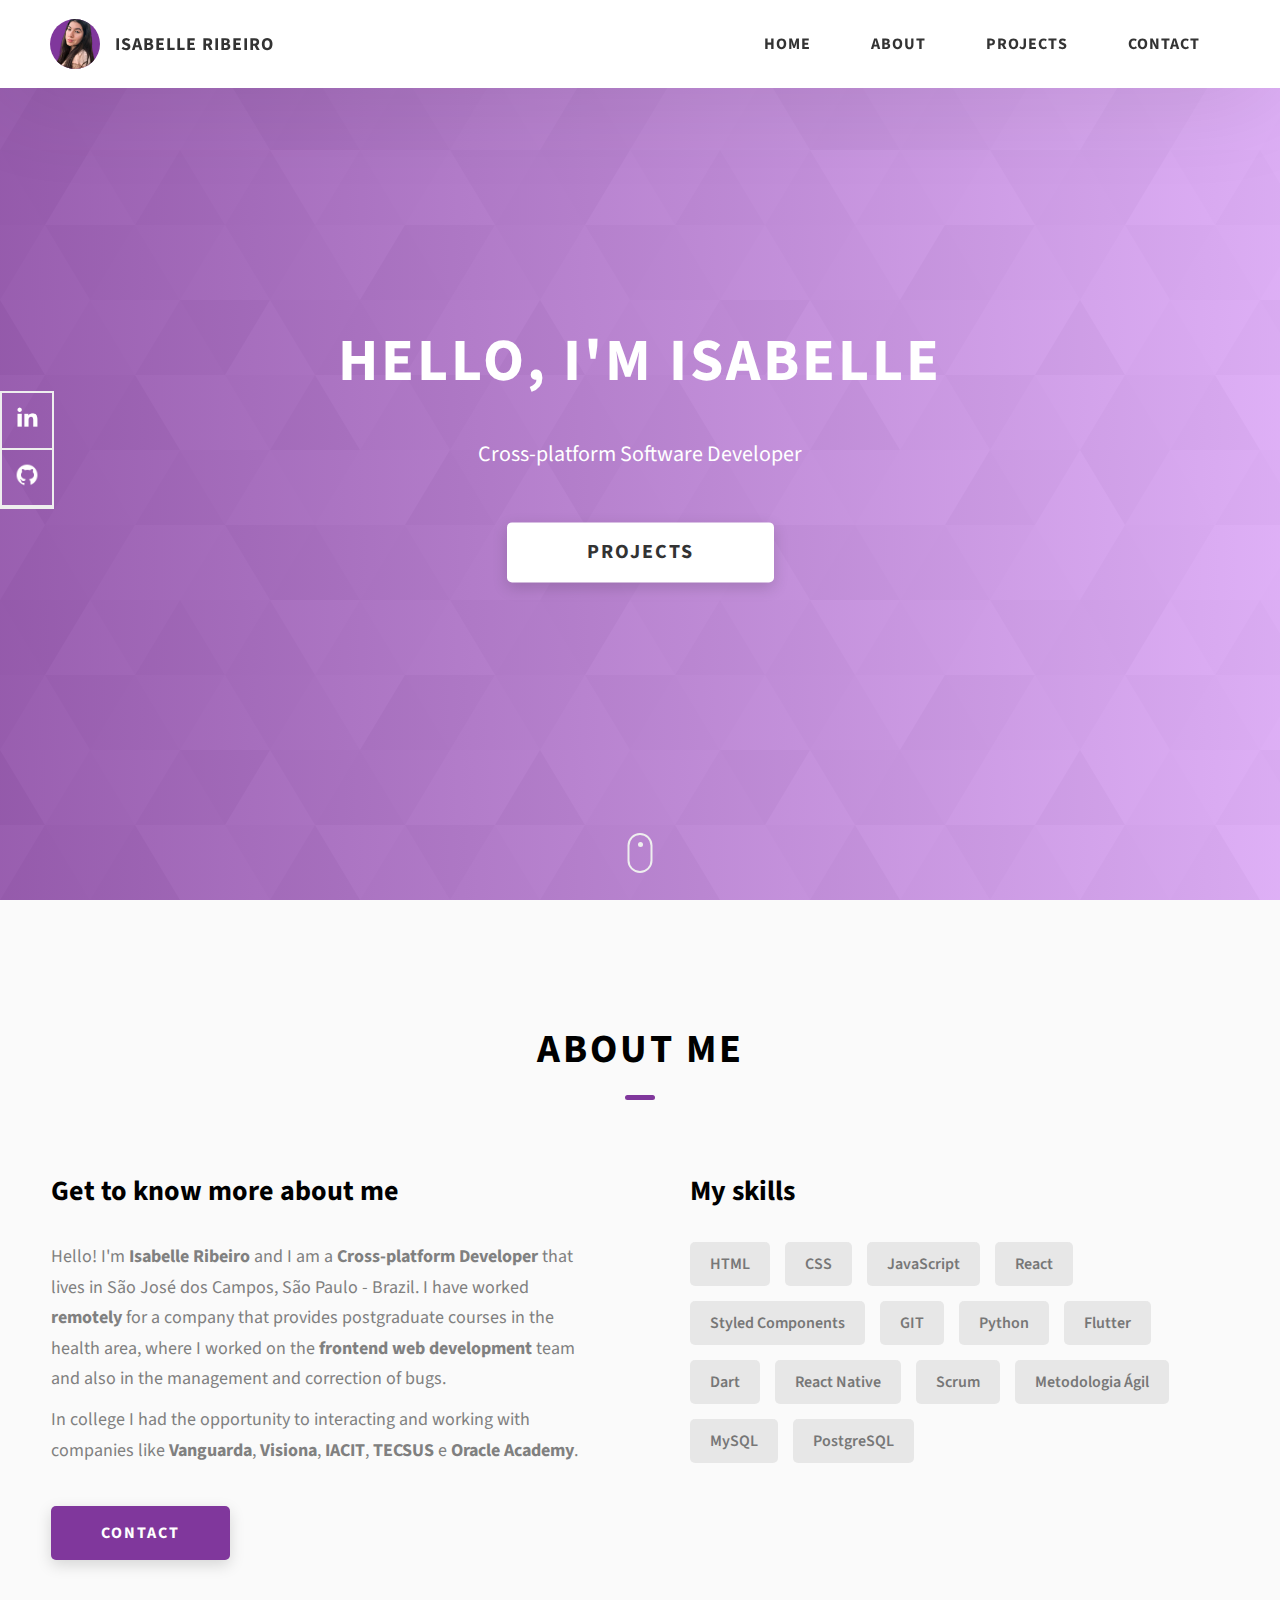
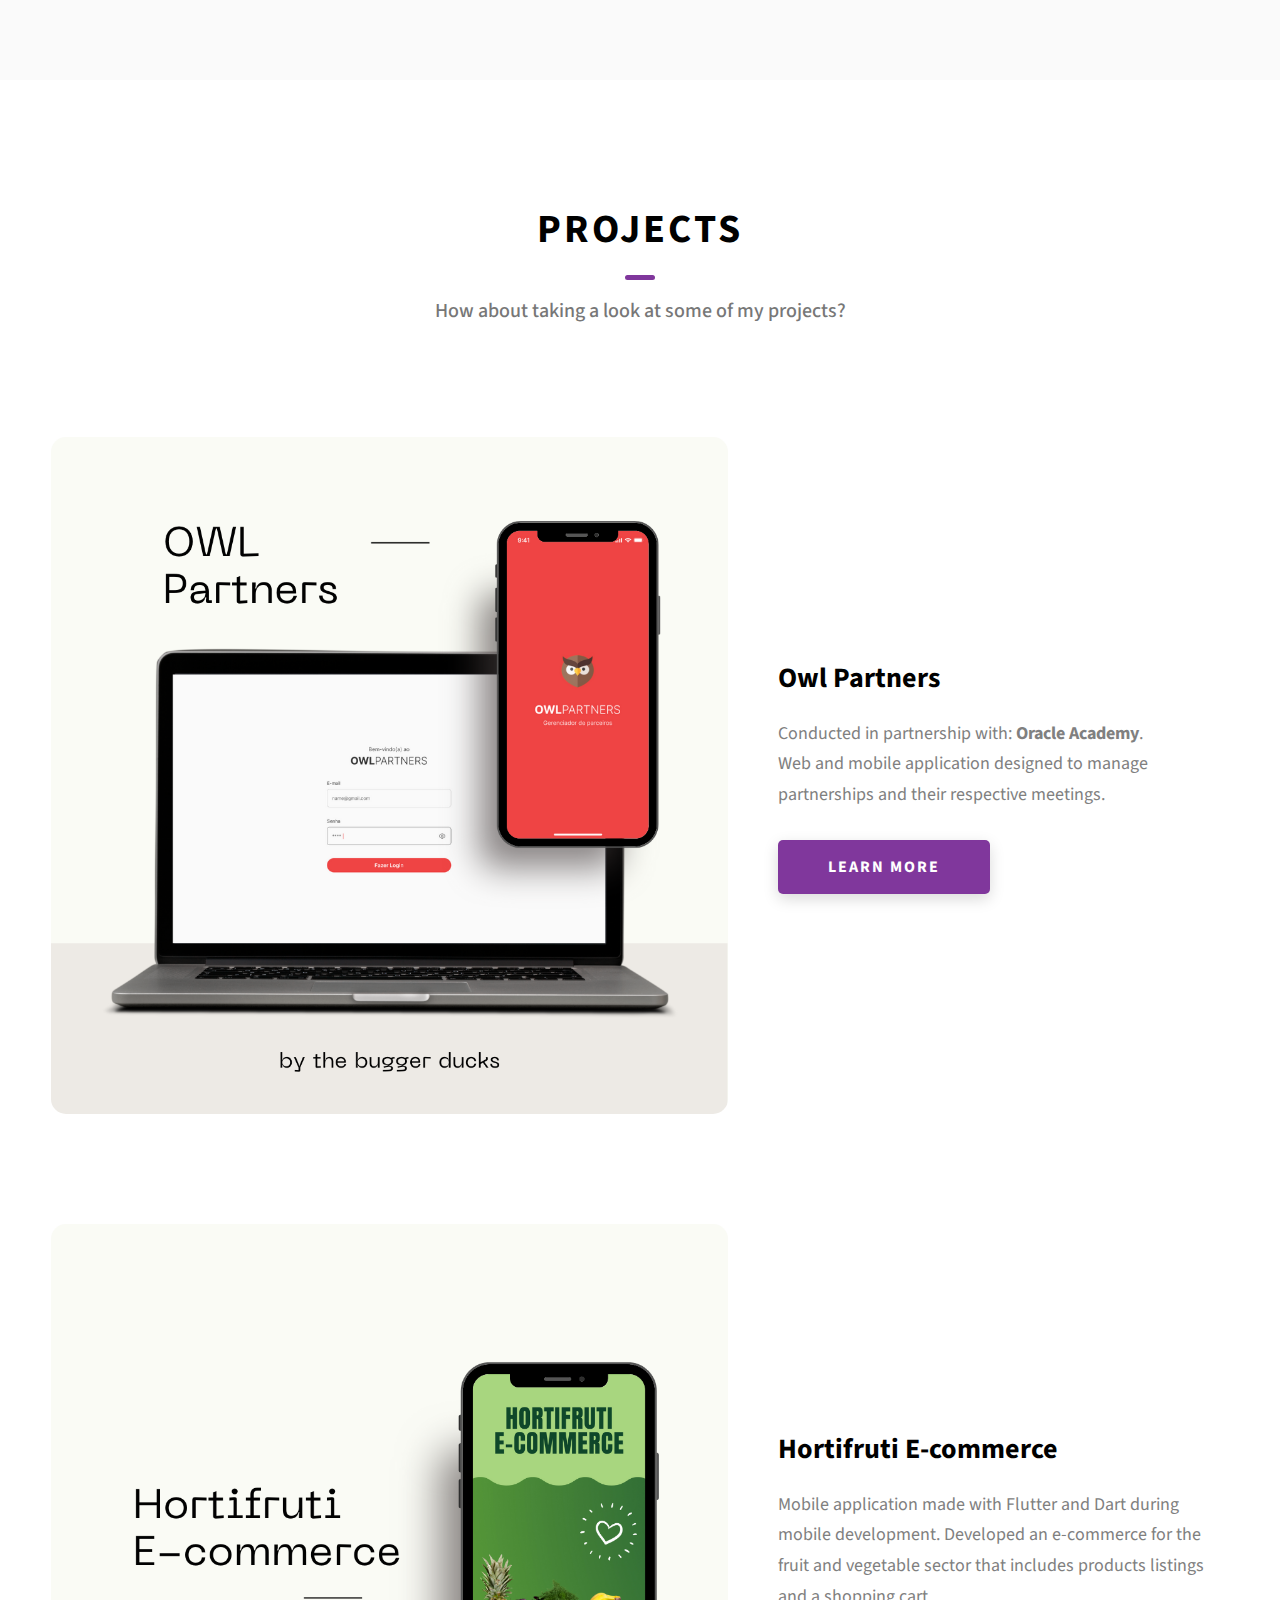
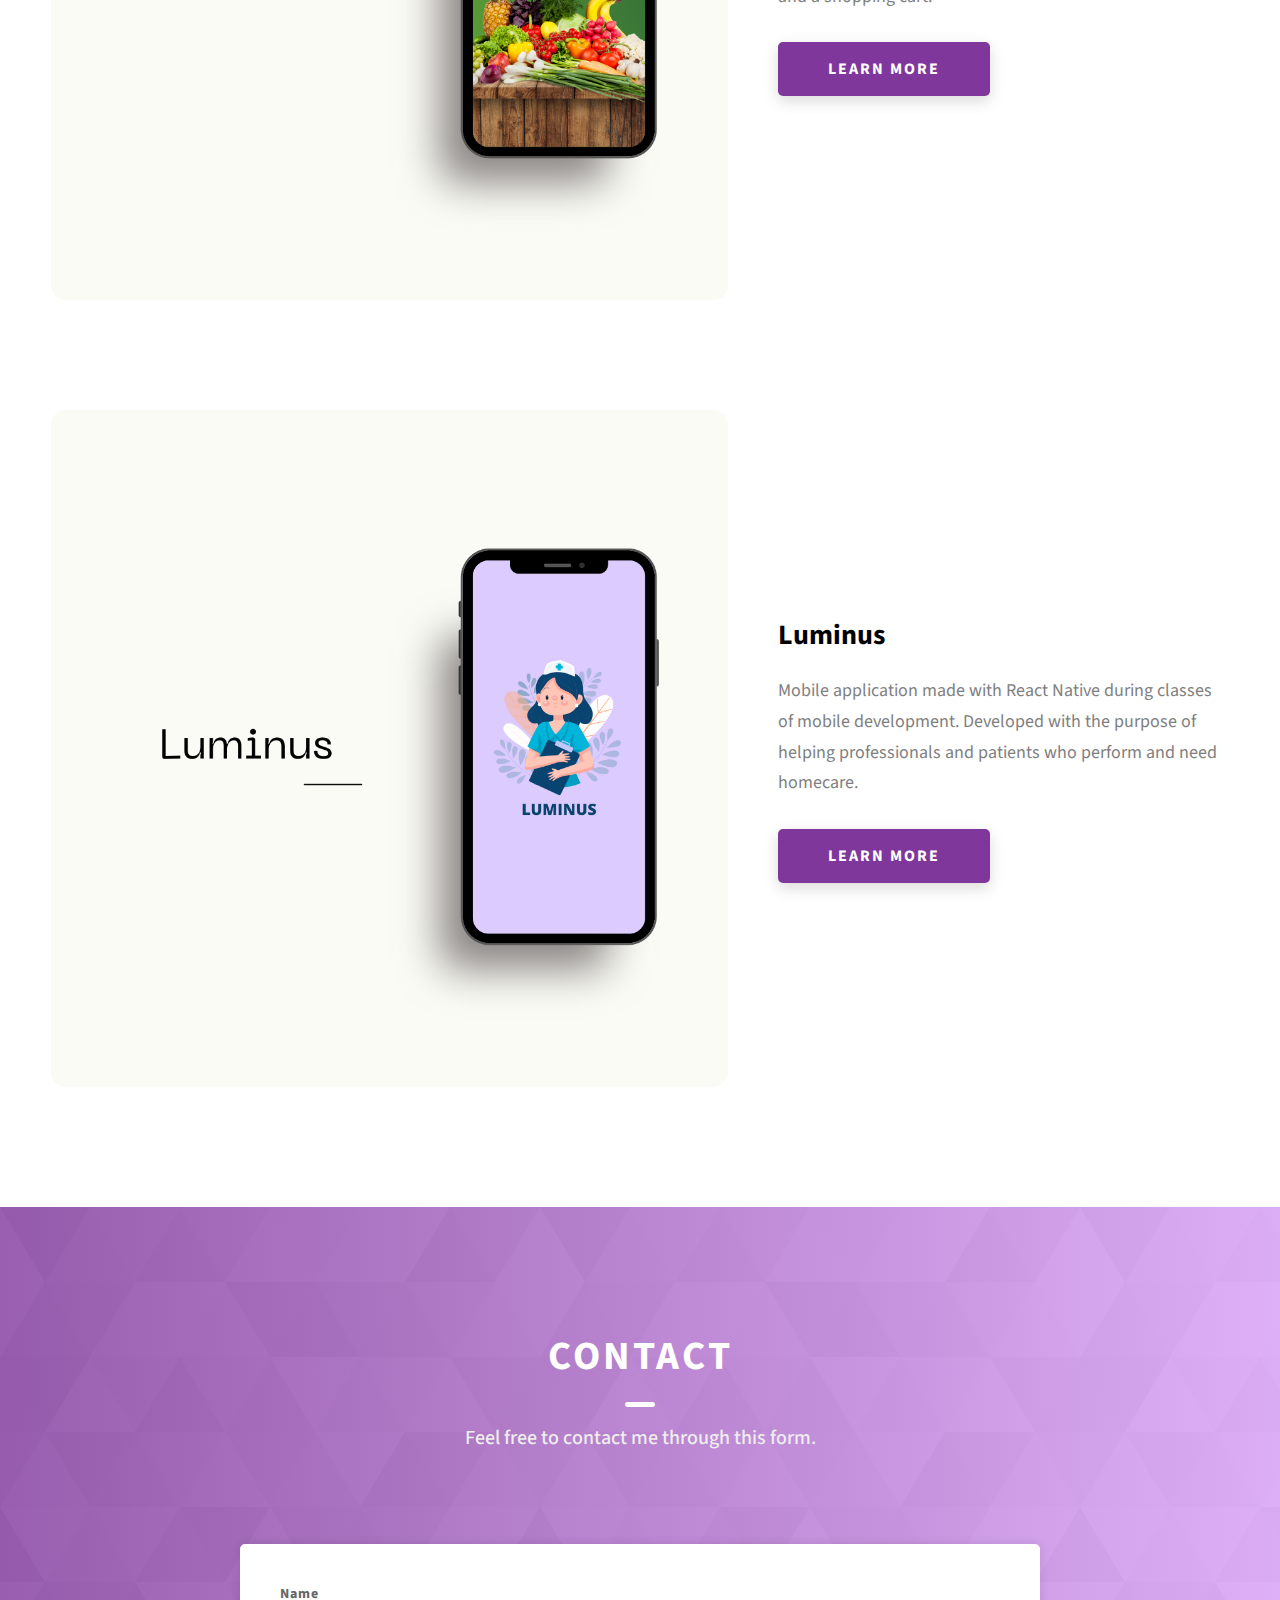
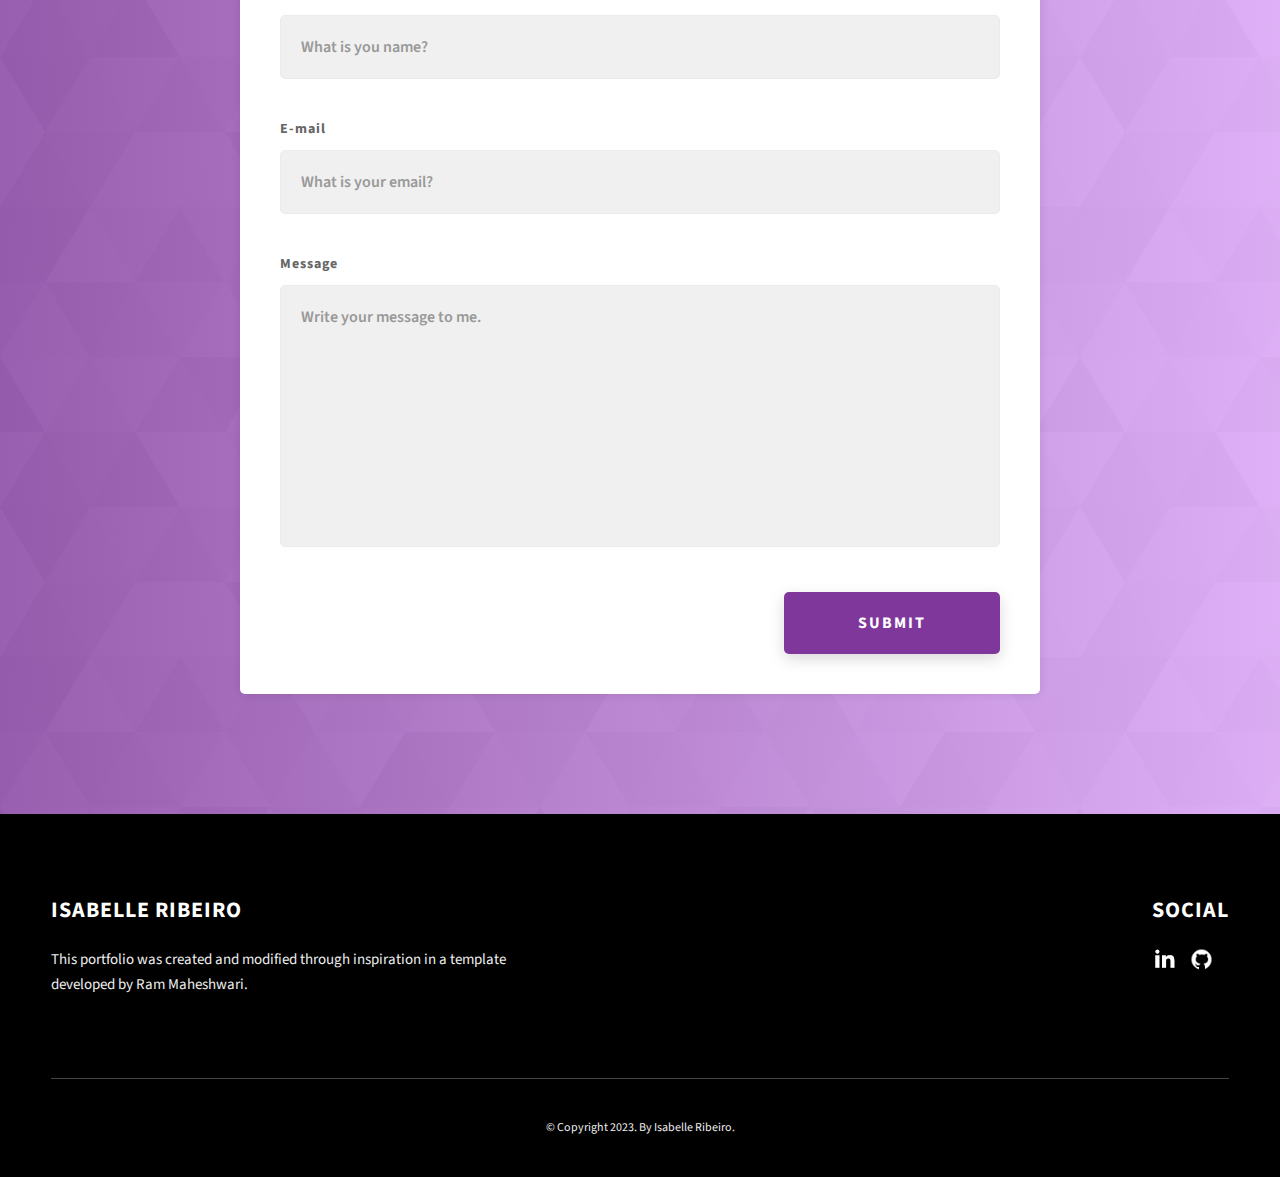
<file: index.html>
<!DOCTYPE html>
<html lang="en">
  <head>
    <!-- Hotjar Tracking Code for portfolio-pink -->
    <script>
      (function (h, o, t, j, a, r) {
        h.hj =
          h.hj ||
          function () {
            (h.hj.q = h.hj.q || []).push(arguments);
          };
        h._hjSettings = { hjid: 3614846, hjsv: 6 };
        a = o.getElementsByTagName("head")[0];
        r = o.createElement("script");
        r.async = 1;
        r.src = t + h._hjSettings.hjid + j + h._hjSettings.hjsv;
        a.appendChild(r);
      })(window, document, "https://static.hotjar.com/c/hotjar-", ".js?sv=");
    </script>

    <meta charset="UTF-8" />
    <meta name="viewport" content="width=device-width, initial-scale=1.0" />
    <meta http-equiv="X-UA-Compatible" content="ie=edge" />
    <title>Isabelle's Portfolio</title>
    <meta name="description" content="Isabelle's Portfolio" />

    <link rel="stylesheet" href="css/style.css" />

    <link rel="preconnect" href="https://fonts.googleapis.com" />
    <link rel="preconnect" href="https://fonts.gstatic.com" crossorigin />
    <link
      href="https://fonts.googleapis.com/css2?family=Source+Sans+Pro:wght@400;600;700;900&display=swap"
      rel="stylesheet"
    />
  </head>
  <body>
    <header class="header">
      <div class="header__content">
        <div class="header__logo-container">
          <div class="header__logo-img-cont">
            <img
              src="./assets/png/isabelle-ribeiro.png"
              alt="Ram Maheshwari Logo Image"
              class="header__logo-img"
            />
          </div>
          <span class="header__logo-sub">Isabelle Ribeiro</span>
        </div>
        <div class="header__main">
          <ul class="header__links">
            <li class="header__link-wrapper">
              <a href="./index.html" class="header__link"> Home </a>
            </li>
            <li class="header__link-wrapper">
              <a href="./index.html#about" class="header__link"> About </a>
            </li>
            <li class="header__link-wrapper">
              <a href="./index.html#projects" class="header__link">
                Projects
              </a>
            </li>
            <li class="header__link-wrapper">
              <a href="./index.html#contact" class="header__link"> Contact </a>
            </li>
          </ul>
          <div class="header__main-ham-menu-cont">
            <img
              src="./assets/svg/ham-menu.svg"
              alt="hamburger menu"
              class="header__main-ham-menu"
            />
            <img
              src="./assets/svg/ham-menu-close.svg"
              alt="hamburger menu close"
              class="header__main-ham-menu-close d-none"
            />
          </div>
        </div>
      </div>
      <div class="header__sm-menu">
        <div class="header__sm-menu-content">
          <ul class="header__sm-menu-links">
            <li class="header__sm-menu-link">
              <a href="./index.html"> Home </a>
            </li>

            <li class="header__sm-menu-link">
              <a href="./index.html#about"> About </a>
            </li>

            <li class="header__sm-menu-link">
              <a href="./index.html#projects"> Projects </a>
            </li>

            <li class="header__sm-menu-link">
              <a href="./index.html#contact"> Contact </a>
            </li>
          </ul>
        </div>
      </div>
    </header>
    <section class="home-hero">
      <div class="home-hero__content">
        <h1 class="heading-primary">Hello, I'm Isabelle</h1>
        <div class="home-hero__info">
          <p class="text-primary">Cross-platform Software Developer</p>
        </div>
        <div class="home-hero__cta">
          <a href="./#projects" class="btn btn--bg">Projects</a>
        </div>
      </div>
      <div class="home-hero__socials">
        <div class="home-hero__social">
          <a
            href="https://linkedin.com/in/drisabelles"
            class="home-hero__social-icon-link"
          >
            <img
              src="./assets/png/linkedin-ico.png"
              alt="icon"
              class="home-hero__social-icon"
            />
          </a>
        </div>
        <div class="home-hero__social">
          <a
            href="https://github.com/drisabelles"
            class="home-hero__social-icon-link"
          >
            <img
              src="./assets/png/github-ico.png"
              alt="icon"
              class="home-hero__social-icon"
            />
          </a>
        </div>
      </div>
      <div class="home-hero__mouse-scroll-cont">
        <div class="mouse"></div>
      </div>
    </section>
    <section id="about" class="about sec-pad">
      <div class="main-container">
        <h2 class="heading heading-sec heading-sec__mb-med">
          <span class="heading-sec__main">About Me</span>
        </h2>
        <div class="about__content">
          <div class="about__content-main">
            <h3 class="about__content-title">Get to know more about me</h3>
            <div class="about__content-details">
              <p class="about__content-details-para">
                Hello! I'm
                <strong>Isabelle Ribeiro</strong>
                and I am a <strong> Cross-platform Developer </strong> that
                lives in São José dos Campos, São Paulo - Brazil. I have worked
                <strong> remotely </strong>
                for a company that provides postgraduate courses in the health
                area, where I worked on the
                <strong>frontend web development</strong> team and also in the
                management and correction of bugs.
              </p>
              <p class="about__content-details-para">
                In college I had the opportunity to interacting and working with
                companies like
                <strong>Vanguarda</strong>, <strong>Visiona</strong>,
                <strong>IACIT</strong>, <strong>TECSUS</strong> e
                <strong>Oracle Academy</strong>.
              </p>
            </div>
            <a href="./#contact" class="btn btn--med btn--theme dynamicBgClr"
              >Contact</a
            >
          </div>
          <div class="about__content-skills">
            <h3 class="about__content-title">My skills</h3>
            <div class="skills">
              <div class="skills__skill">HTML</div>
              <div class="skills__skill">CSS</div>
              <div class="skills__skill">JavaScript</div>
              <div class="skills__skill">React</div>
              <div class="skills__skill">Styled Components</div>
              <div class="skills__skill">GIT</div>
              <div class="skills__skill">Python</div>
              <div class="skills__skill">Flutter</div>
              <div class="skills__skill">Dart</div>
              <div class="skills__skill">React Native</div>
              <div class="skills__skill">Scrum</div>
              <div class="skills__skill">Metodologia Ágil</div>
              <div class="skills__skill">MySQL</div>
              <div class="skills__skill">PostgreSQL</div>
            </div>
          </div>
        </div>
      </div>
    </section>
    <section id="projects" class="projects sec-pad">
      <div class="main-container">
        <h2 class="heading heading-sec heading-sec__mb-bg">
          <span class="heading-sec__main">Projects</span>
          <span class="heading-sec__sub">
            How about taking a look at some of my projects?
          </span>
        </h2>

        <div class="projects__content">
          <div class="projects__row">
            <div class="projects__row-img-cont">
              <img
                src="./assets/png/owl-partners.png"
                alt="Software Screenshot"
                class="projects__row-img"
                loading="lazy"
              />
            </div>
            <div class="projects__row-content">
              <h3 class="projects__row-content-title">Owl Partners</h3>
              <p class="projects__row-content-desc">
                Conducted in partnership with: <strong>Oracle Academy</strong>.
                <br />Web and mobile application designed to manage partnerships
                and their respective meetings.
              </p>
              <a
                href="./project-1.html"
                class="btn btn--med btn--theme dynamicBgClr"
                target="_blank"
                >LEARN MORE</a
              >
            </div>
          </div>
          <div class="projects__row">
            <div class="projects__row-img-cont">
              <img
                src="./assets/png/hortifruti-projeto.png"
                alt="Software Screenshot"
                class="projects__row-img"
                loading="lazy"
              />
            </div>
            <div class="projects__row-content">
              <h3 class="projects__row-content-title">Hortifruti E-commerce</h3>
              <p class="projects__row-content-desc">
                Mobile application made with Flutter and Dart during mobile
                development. Developed an e-commerce for the fruit and vegetable
                sector that includes products listings and a shopping cart.
              </p>
              <a
                href="./project-2.html"
                class="btn btn--med btn--theme dynamicBgClr"
                target="_blank"
                >LEARN MORE</a
              >
            </div>
          </div>
          <div class="projects__row">
            <div class="projects__row-img-cont">
              <img
                src="./assets/png/luminus-projeto.png"
                alt="Software Screenshot"
                class="projects__row-img"
                loading="lazy"
              />
            </div>
            <div class="projects__row-content">
              <h3 class="projects__row-content-title">Luminus</h3>
              <p class="projects__row-content-desc">
                Mobile application made with React Native during classes of
                mobile development. Developed with the purpose of helping
                professionals and patients who perform and need homecare.
              </p>
              <a
                href="./project-3.html"
                class="btn btn--med btn--theme dynamicBgClr"
                target="_blank"
                >LEARN MORE</a
              >
            </div>
          </div>
        </div>
      </div>
    </section>
    <section id="contact" class="contact sec-pad dynamicBg">
      <div class="main-container">
        <h2 class="heading heading-sec heading-sec__mb-med">
          <span class="heading-sec__main heading-sec__main--lt">Contact</span>
          <span class="heading-sec__sub heading-sec__sub--lt">
            Feel free to contact me through this form.
          </span>
        </h2>
        <div class="contact__form-container">
          <form
            action="https://getform.io/f/d0d6e15e-3e32-4d3b-a5fa-cd16a52875da"
            method="POST"
          >
            <div class="contact__form-field">
              <label class="contact__form-label" for="name">Name</label>
              <input
                required
                placeholder="What is you name?"
                type="text"
                class="contact__form-input"
                name="name"
                id="name"
              />
            </div>
            <div class="contact__form-field">
              <label class="contact__form-label" for="email">E-mail</label>
              <input
                required
                placeholder="What is your email?"
                type="text"
                class="contact__form-input"
                name="email"
                id="email"
              />
            </div>
            <div class="contact__form-field">
              <label class="contact__form-label" for="message">Message</label>
              <textarea
                required
                cols="30"
                rows="10"
                class="contact__form-input"
                placeholder="Write your message to me."
                name="message"
                id="message"
              ></textarea>
            </div>
            <button type="submit" class="btn btn--theme contact__btn">
              Submit
            </button>
          </form>
        </div>
      </div>
    </section>
    <footer class="main-footer">
      <div class="main-container">
        <div class="main-footer__upper">
          <div class="main-footer__row main-footer__row-1">
            <h2 class="heading heading-sm main-footer__heading-sm">
              <span>Social</span>
            </h2>
            <div class="main-footer__social-cont">
              <a
                target="_blank"
                rel="noreferrer"
                href="https://linkedin.com/in/drisabelles"
              >
                <img
                  class="main-footer__icon"
                  src="./assets/png/linkedin-ico.png"
                  alt="icon"
                />
              </a>
              <a
                target="_blank"
                rel="noreferrer"
                href="https://github.com/drisabelles"
              >
                <img
                  class="main-footer__icon"
                  src="./assets/png/github-ico.png"
                  alt="icon"
                />
              </a>
            </div>
          </div>
          <div class="main-footer__row main-footer__row-2">
            <h4 class="heading heading-sm text-lt">Isabelle Ribeiro</h4>
            <p class="main-footer__short-desc">
              This portfolio was created and modified through inspiration in a
              template developed by Ram Maheshwari.
            </p>
          </div>
        </div>

        <div class="main-footer__lower">
          &copy; Copyright 2023. By Isabelle Ribeiro.
        </div>
      </div>
    </footer>

    <script src="./index.js"></script>
  </body>
</html>
</file>
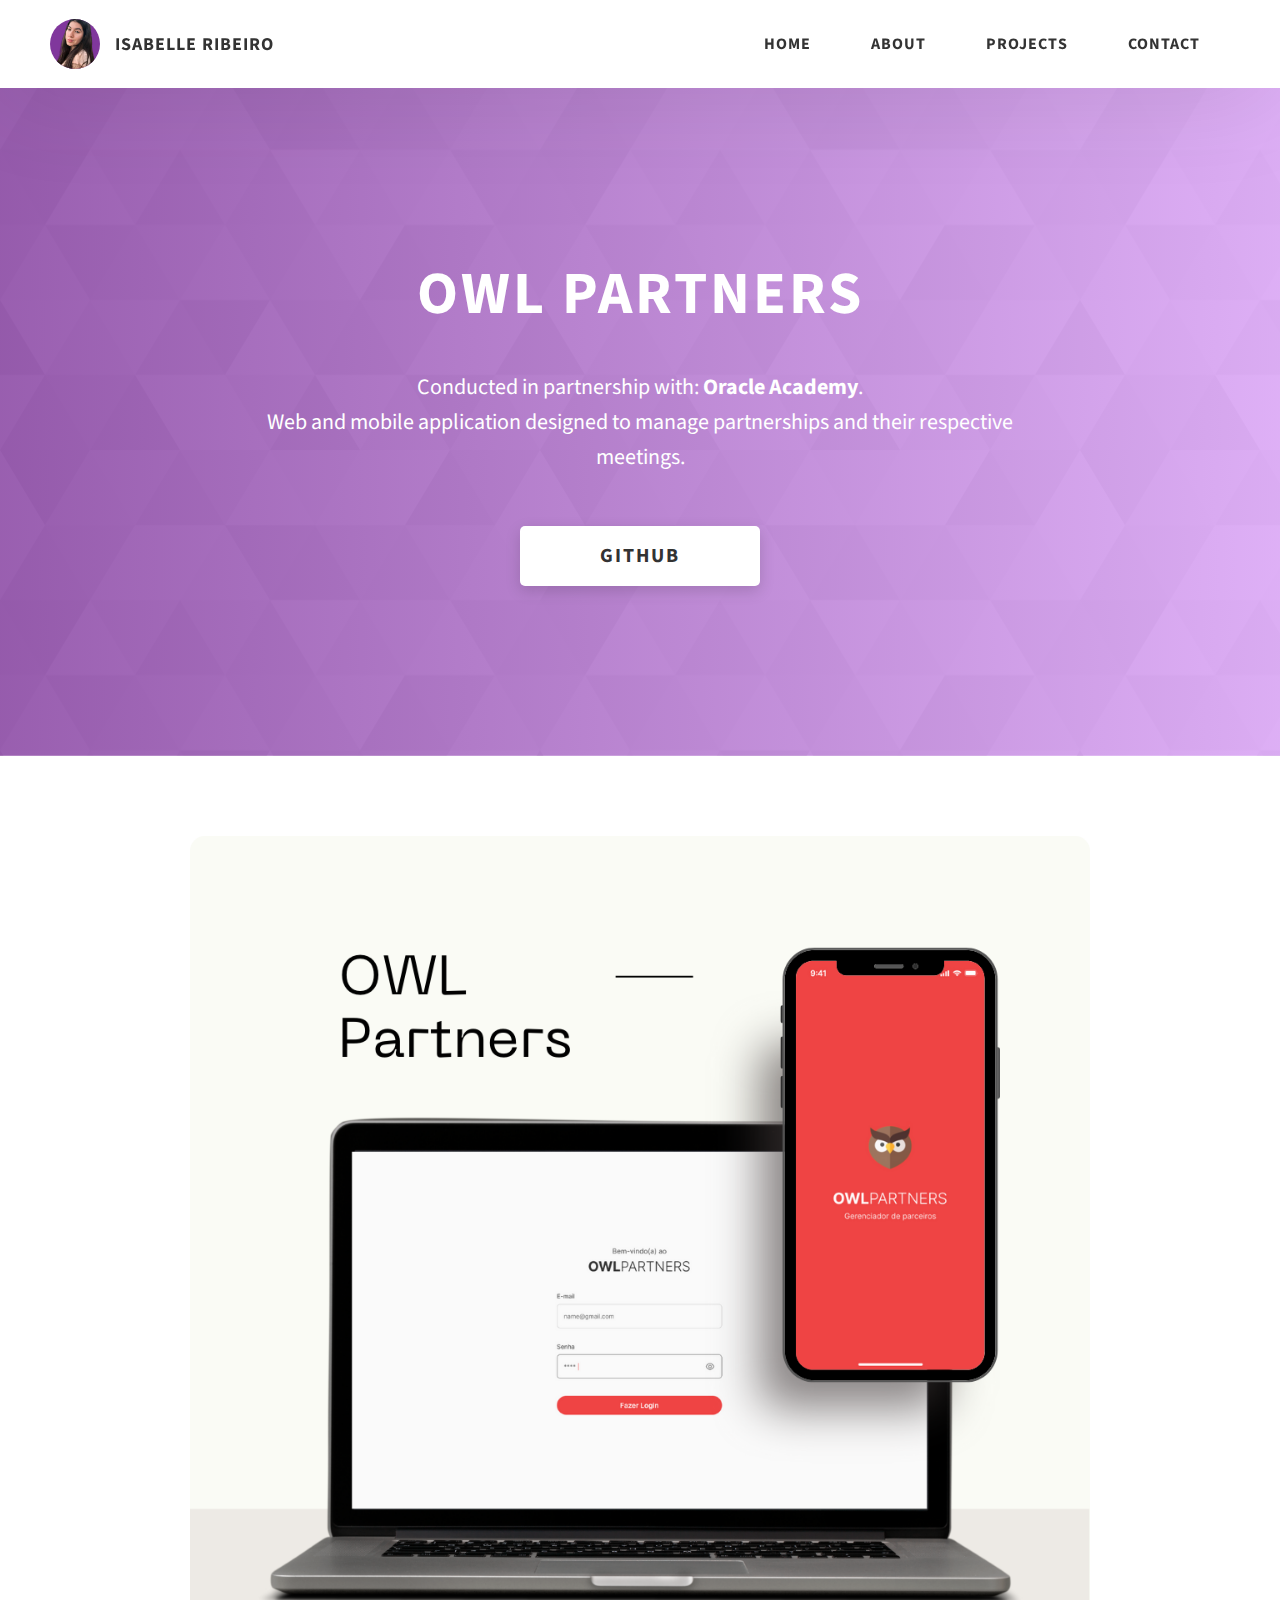
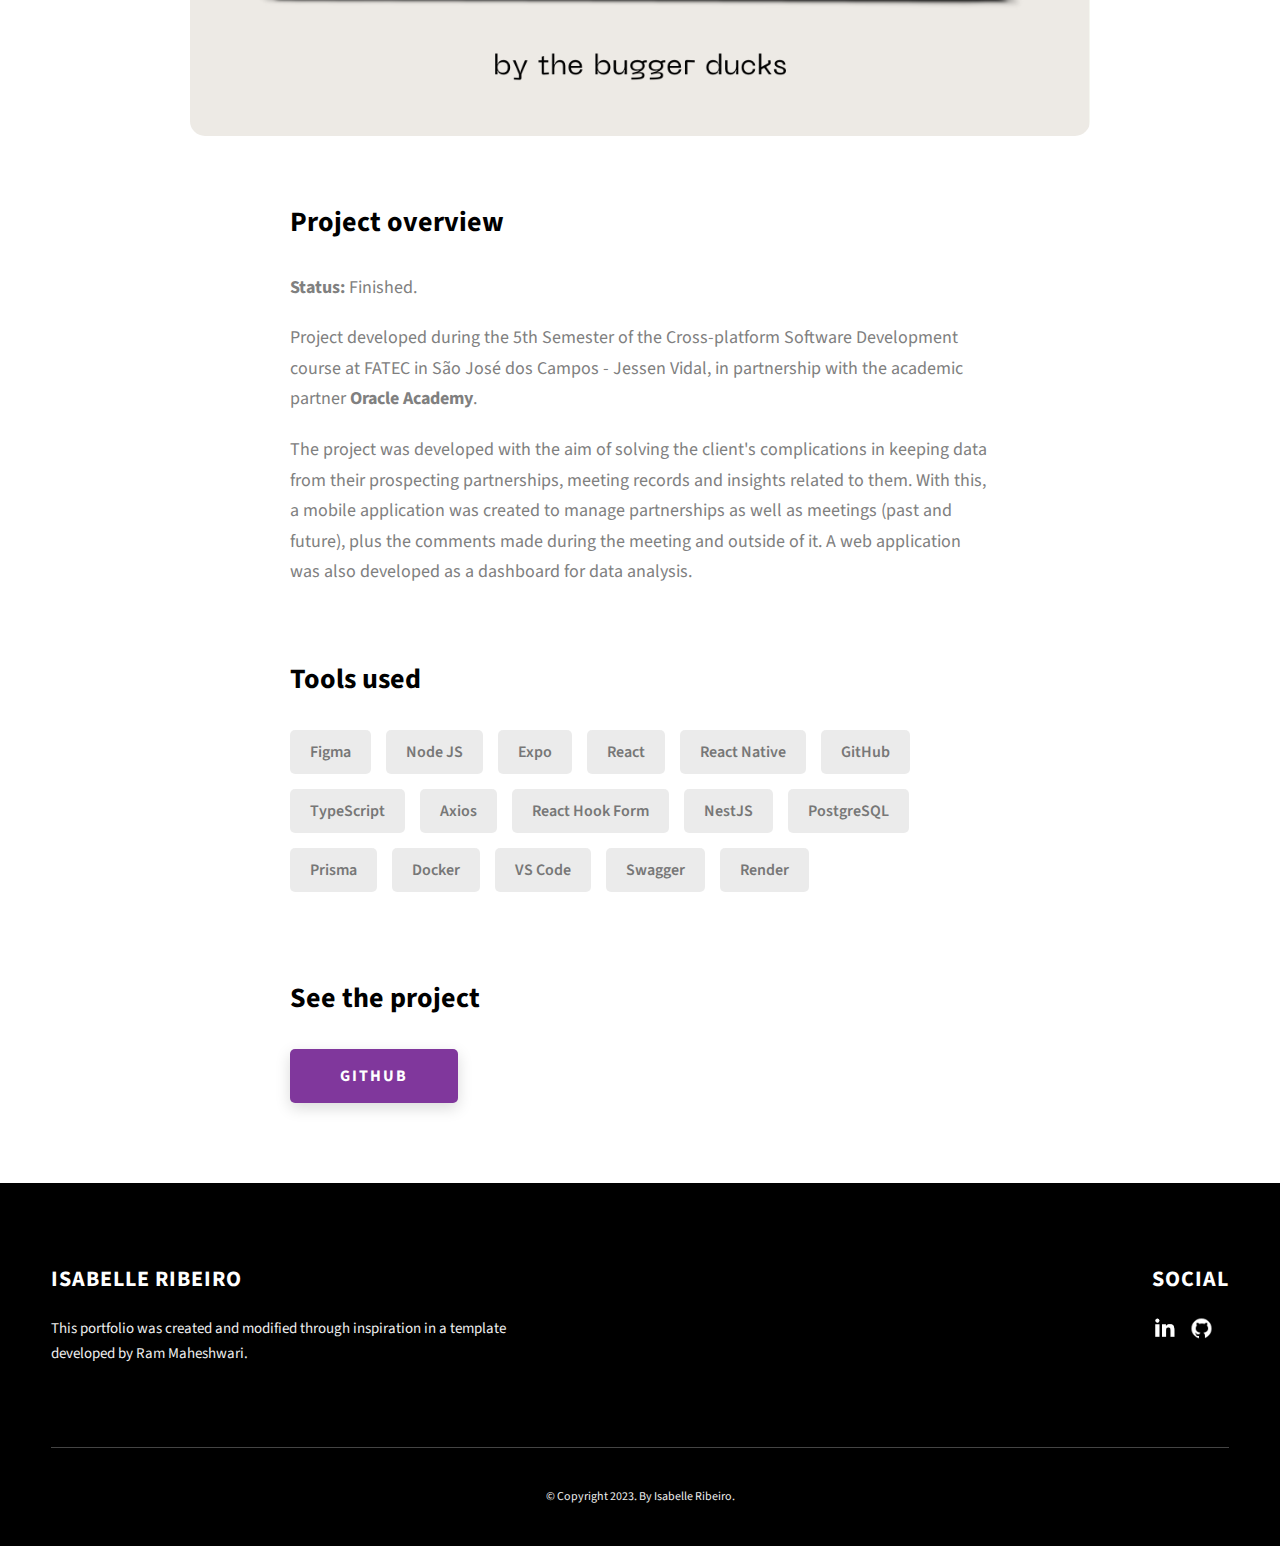
<file: project-1.html>
<!DOCTYPE html>
<html lang="en">
  <head>
    <!-- Hotjar Tracking Code for portfolio-pink-projeto-1 -->
    <script>
      (function (h, o, t, j, a, r) {
        h.hj =
          h.hj ||
          function () {
            (h.hj.q = h.hj.q || []).push(arguments);
          };
        h._hjSettings = { hjid: 3614852, hjsv: 6 };
        a = o.getElementsByTagName("head")[0];
        r = o.createElement("script");
        r.async = 1;
        r.src = t + h._hjSettings.hjid + j + h._hjSettings.hjsv;
        a.appendChild(r);
      })(window, document, "https://static.hotjar.com/c/hotjar-", ".js?sv=");
    </script>

    <meta charset="UTF-8" />
    <meta name="viewport" content="width=device-width, initial-scale=1.0" />
    <meta http-equiv="X-UA-Compatible" content="ie=edge" />
    <title>Project: Owl Partners</title>
    <meta name="description" content="Projeto: Owl Partners" />

    <link rel="stylesheet" href="css/style.css" />

    <link rel="preconnect" href="https://fonts.googleapis.com" />
    <link rel="preconnect" href="https://fonts.gstatic.com" crossorigin />
    <link
      href="https://fonts.googleapis.com/css2?family=Source+Sans+Pro:wght@400;600;700;900&display=swap"
      rel="stylesheet"
    />
  </head>
  <body>
    <header class="header">
      <div class="header__content">
        <div class="header__logo-container">
          <div class="header__logo-img-cont">
            <img
              src="./assets/png/isabelle-ribeiro.png"
              alt="Ram Maheshwari Logo Image"
              class="header__logo-img"
            />
          </div>
          <span class="header__logo-sub">Isabelle Ribeiro</span>
        </div>
        <div class="header__main">
          <ul class="header__links">
            <li class="header__link-wrapper">
              <a href="./index.html" class="header__link"> Home </a>
            </li>
            <li class="header__link-wrapper">
              <a href="./index.html#about" class="header__link">About </a>
            </li>
            <li class="header__link-wrapper">
              <a href="./index.html#projects" class="header__link">
                Projects
              </a>
            </li>
            <li class="header__link-wrapper">
              <a href="./index.html#contact" class="header__link"> Contact </a>
            </li>
          </ul>
          <div class="header__main-ham-menu-cont">
            <img
              src="./assets/svg/ham-menu.svg"
              alt="hamburger menu"
              class="header__main-ham-menu"
            />
            <img
              src="./assets/svg/ham-menu-close.svg"
              alt="hamburger menu close"
              class="header__main-ham-menu-close d-none"
            />
          </div>
        </div>
      </div>
      <div class="header__sm-menu">
        <div class="header__sm-menu-content">
          <ul class="header__sm-menu-links">
            <li class="header__sm-menu-link">
              <a href="./index.html"> Home </a>
            </li>

            <li class="header__sm-menu-link">
              <a href="./index.html#about"> About </a>
            </li>

            <li class="header__sm-menu-link">
              <a href="./index.html#projects"> Projects </a>
            </li>

            <li class="header__sm-menu-link">
              <a href="./index.html#contact"> Contact </a>
            </li>
          </ul>
        </div>
      </div>
    </header>
    <section class="project-cs-hero">
      <div class="project-cs-hero__content">
        <h1 class="heading-primary">Owl Partners</h1>
        <div class="project-cs-hero__info">
          <p class="text-primary">
            Conducted in partnership with: <strong>Oracle Academy</strong>.
            <br />Web and mobile application designed to manage partnerships and
            their respective meetings.
          </p>
        </div>
        <div class="project-cs-hero__cta">
          <a
            href="https://github.com/The-Bugger-Ducks/owl-partners-documentation"
            class="btn btn--bg"
            target="_blank"
            >GITHUB</a
          >
        </div>
      </div>
    </section>
    <section class="project-details">
      <div class="main-container">
        <div class="project-details__content">
          <div class="project-details__showcase-img-cont">
            <img
              src="./assets/png/owl-partners.png"
              alt="Project Image"
              class="project-details__showcase-img"
            />
          </div>
          <div class="project-details__content-main">
            <div class="project-details__desc">
              <h3 class="project-details__content-title">Project overview</h3>
              <p class="project-details__desc-para">
                <strong>Status: </strong>Finished.
              </p>
              <p class="project-details__desc-para">
                Project developed during the 5th Semester of the Cross-platform
                Software Development course at FATEC in São José dos Campos -
                Jessen Vidal, in partnership with the academic partner
                <strong>Oracle Academy</strong>.
              </p>
              <p class="project-details__desc-para">
                The project was developed with the aim of solving the client's
                complications in keeping data from their prospecting
                partnerships, meeting records and insights related to them. With
                this, a mobile application was created to manage partnerships as
                well as meetings (past and future), plus the comments made
                during the meeting and outside of it. A web application was also
                developed as a dashboard for data analysis.
              </p>
            </div>
            <div class="project-details__tools-used">
              <h3 class="project-details__content-title">Tools used</h3>
              <div class="skills">
                <div class="skills__skill">Figma</div>
                <div class="skills__skill">Node JS</div>
                <div class="skills__skill">Expo</div>
                <div class="skills__skill">React</div>
                <div class="skills__skill">React Native</div>
                <div class="skills__skill">GitHub</div>
                <div class="skills__skill">TypeScript</div>
                <div class="skills__skill">Axios</div>
                <div class="skills__skill">React Hook Form</div>
                <div class="skills__skill">NestJS</div>
                <div class="skills__skill">PostgreSQL</div>
                <div class="skills__skill">Prisma</div>
                <div class="skills__skill">Docker</div>
                <div class="skills__skill">VS Code</div>
                <div class="skills__skill">Swagger</div>
                <div class="skills__skill">Render</div>
              </div>
            </div>
            <div class="project-details__links">
              <h3 class="project-details__content-title">See the project</h3>
              <a
                href="https://github.com/The-Bugger-Ducks/owl-partners-documentation"
                class="btn btn--med btn--theme project-details__links-btn"
                target="_blank"
                >GITHUB</a
              >
            </div>
          </div>
        </div>
      </div>
    </section>
    <footer class="main-footer">
      <div class="main-container">
        <div class="main-footer__upper">
          <div class="main-footer__row main-footer__row-1">
            <h2 class="heading heading-sm main-footer__heading-sm">
              <span>Social</span>
            </h2>
            <div class="main-footer__social-cont">
              <a
                target="_blank"
                rel="noreferrer"
                href="https://linkedin.com/in/drisabelles"
              >
                <img
                  class="main-footer__icon"
                  src="./assets/png/linkedin-ico.png"
                  alt="icon"
                />
              </a>
              <a
                target="_blank"
                rel="noreferrer"
                href="https://github.com/drisabelles"
              >
                <img
                  class="main-footer__icon"
                  src="./assets/png/github-ico.png"
                  alt="icon"
                />
              </a>
            </div>
          </div>
          <div class="main-footer__row main-footer__row-2">
            <h4 class="heading heading-sm text-lt">Isabelle Ribeiro</h4>
            <p class="main-footer__short-desc">
              This portfolio was created and modified through inspiration in a
              template developed by Ram Maheshwari.
            </p>
          </div>
        </div>

        <div class="main-footer__lower">
          &copy; Copyright 2023. By Isabelle Ribeiro.
        </div>
      </div>
    </footer>
    <script src="./index.js"></script>
  </body>
</html>
</file>
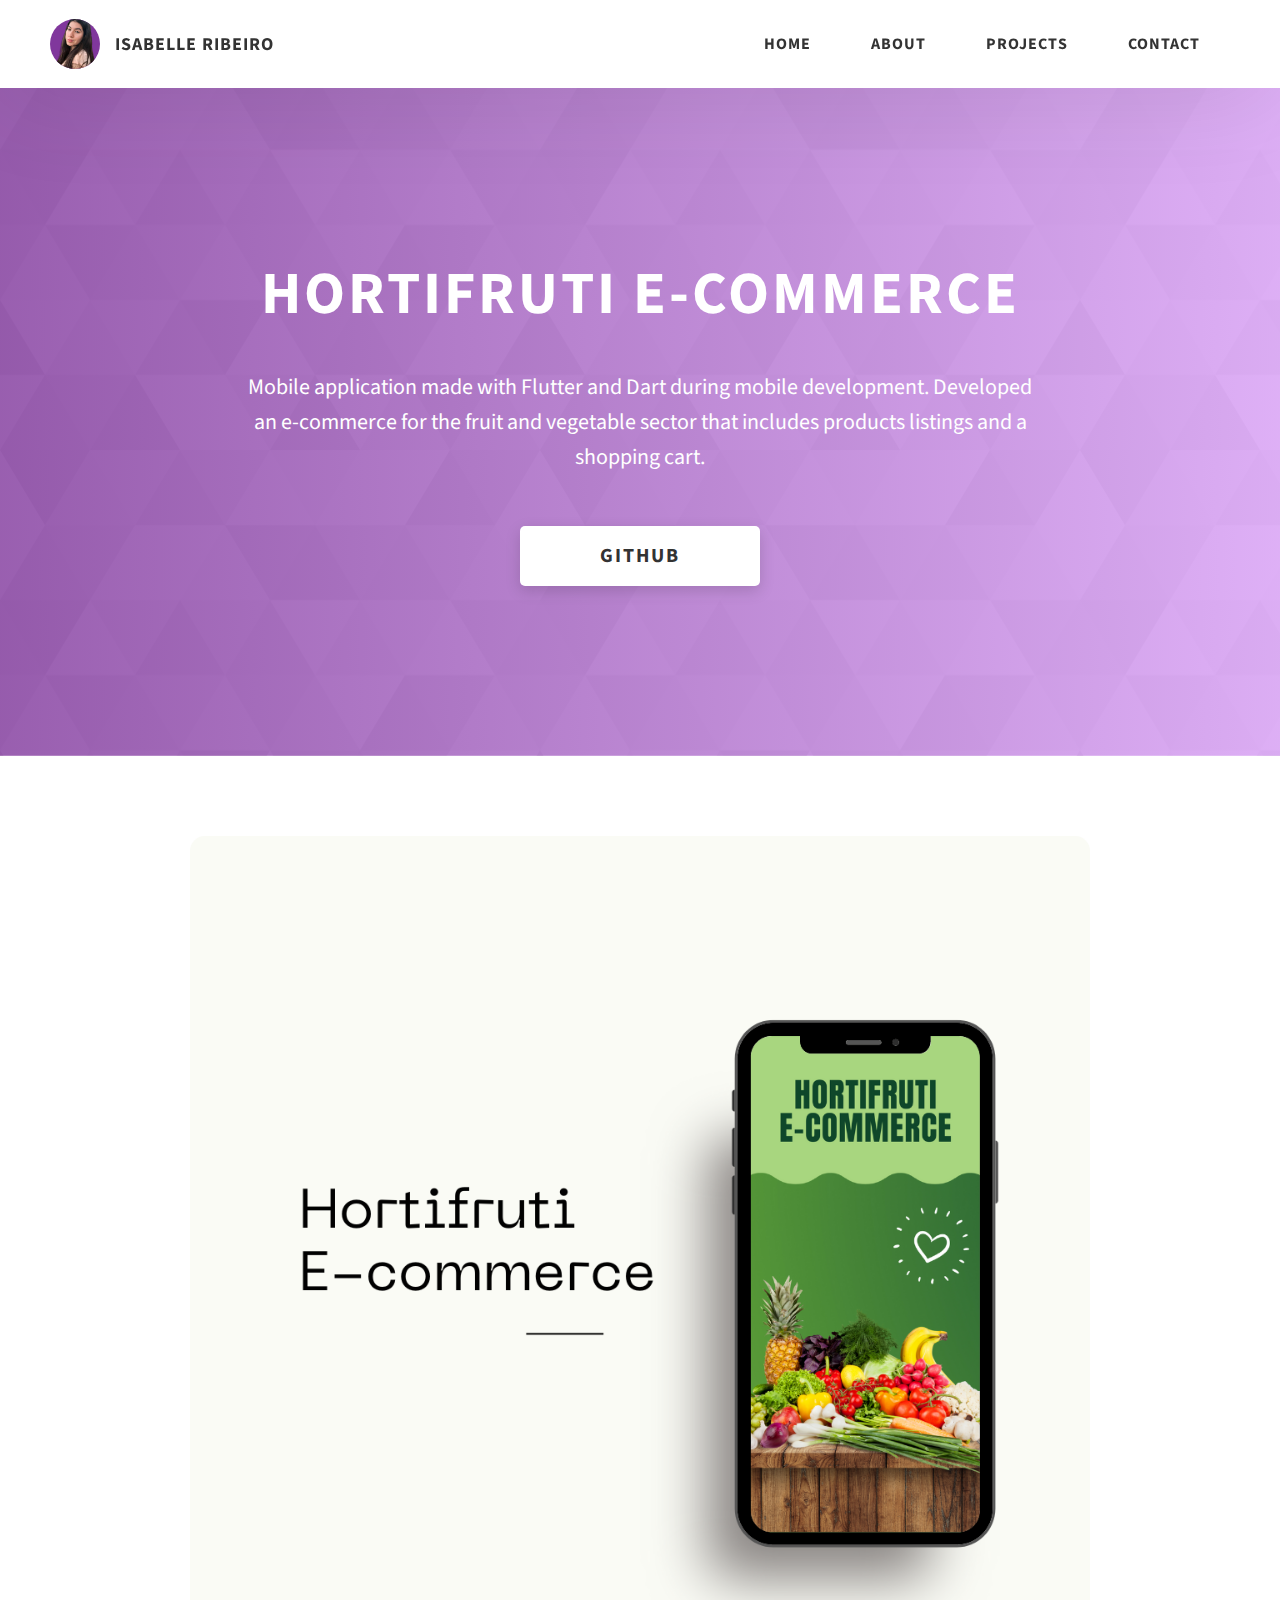
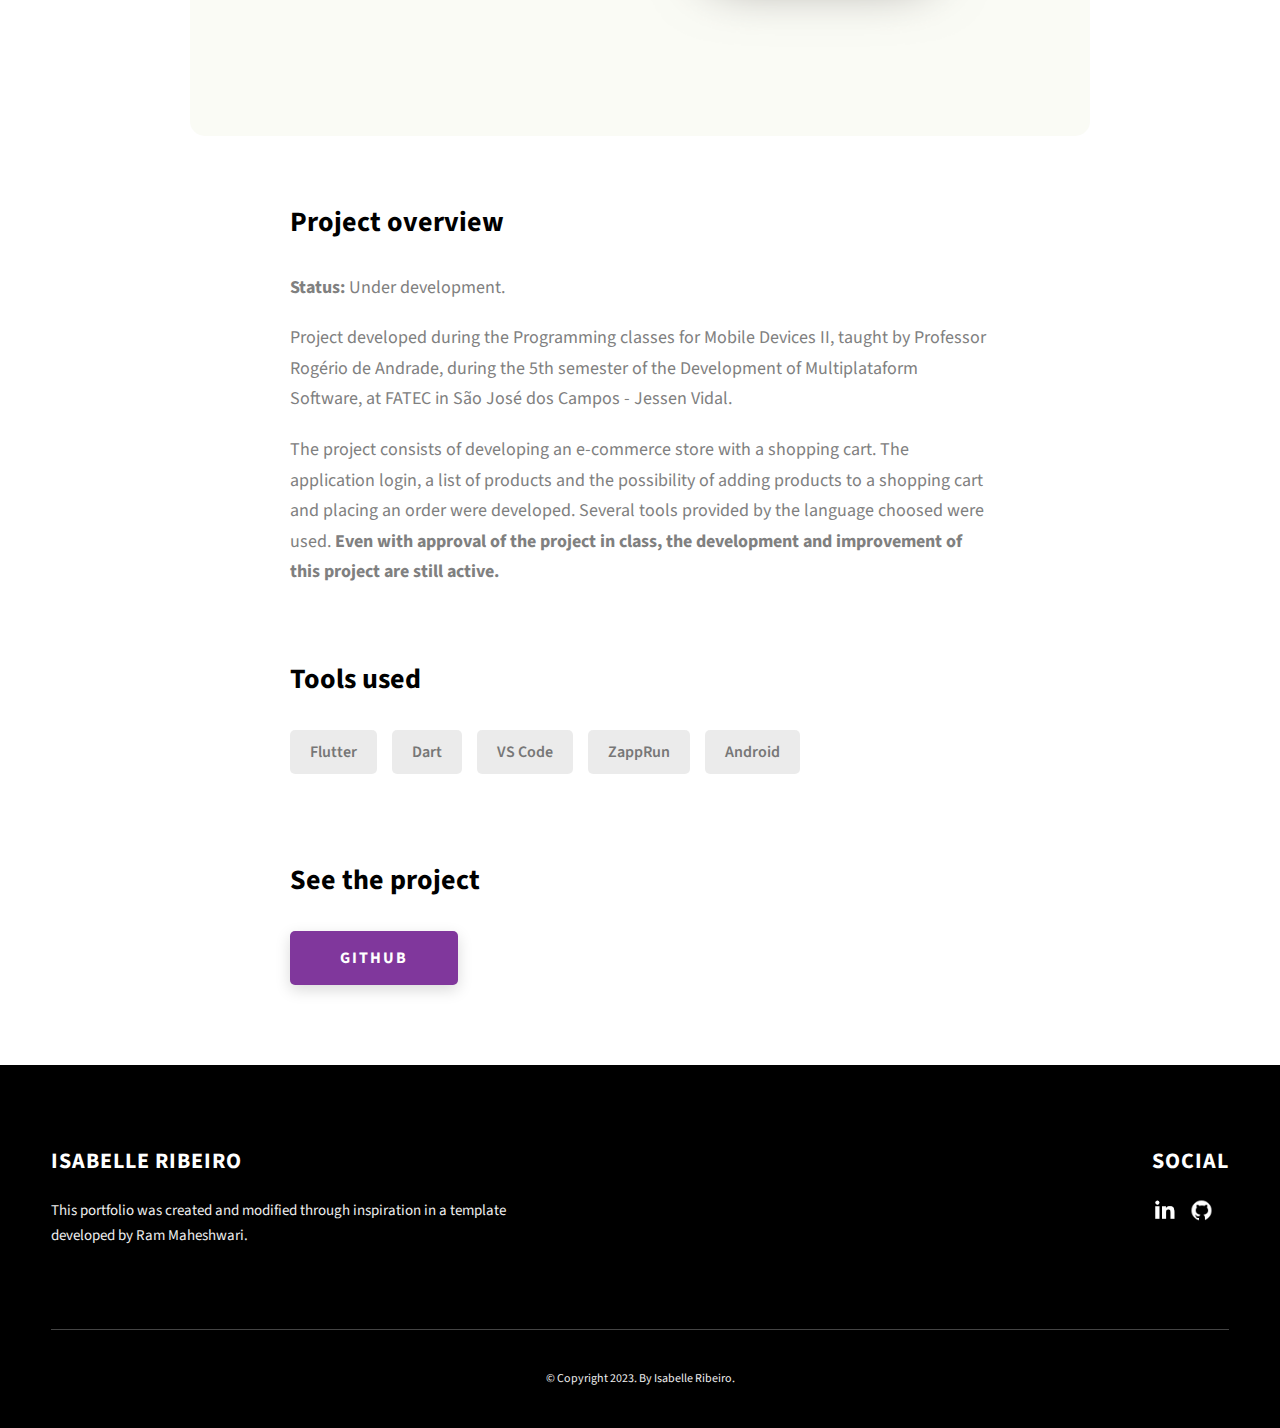
<file: project-2.html>
<!DOCTYPE html>
<html lang="en">
  <head>
    <!-- Hotjar Tracking Code for portfolio-pink-projeto-2 -->
    <script>
      (function (h, o, t, j, a, r) {
        h.hj =
          h.hj ||
          function () {
            (h.hj.q = h.hj.q || []).push(arguments);
          };
        h._hjSettings = { hjid: 3614853, hjsv: 6 };
        a = o.getElementsByTagName("head")[0];
        r = o.createElement("script");
        r.async = 1;
        r.src = t + h._hjSettings.hjid + j + h._hjSettings.hjsv;
        a.appendChild(r);
      })(window, document, "https://static.hotjar.com/c/hotjar-", ".js?sv=");
    </script>

    <meta charset="UTF-8" />
    <meta name="viewport" content="width=device-width, initial-scale=1.0" />
    <meta http-equiv="X-UA-Compatible" content="ie=edge" />
    <title>Project: Hortifruti E-commerce</title>
    <meta name="description" content="Projeto: Hortifruti E-commerce" />

    <link rel="stylesheet" href="css/style.css" />

    <link rel="preconnect" href="https://fonts.googleapis.com" />
    <link rel="preconnect" href="https://fonts.gstatic.com" crossorigin />
    <link
      href="https://fonts.googleapis.com/css2?family=Source+Sans+Pro:wght@400;600;700;900&display=swap"
      rel="stylesheet"
    />
  </head>
  <body>
    <header class="header">
      <div class="header__content">
        <div class="header__logo-container">
          <div class="header__logo-img-cont">
            <img
              src="./assets/png/isabelle-ribeiro.png"
              alt="Ram Maheshwari Logo Image"
              class="header__logo-img"
            />
          </div>
          <span class="header__logo-sub">Isabelle Ribeiro</span>
        </div>
        <div class="header__main">
          <ul class="header__links">
            <li class="header__link-wrapper">
              <a href="./index.html" class="header__link"> Home </a>
            </li>
            <li class="header__link-wrapper">
              <a href="./index.html#about" class="header__link">About </a>
            </li>
            <li class="header__link-wrapper">
              <a href="./index.html#projects" class="header__link">
                Projects
              </a>
            </li>
            <li class="header__link-wrapper">
              <a href="./index.html#contact" class="header__link"> Contact </a>
            </li>
          </ul>
          <div class="header__main-ham-menu-cont">
            <img
              src="./assets/svg/ham-menu.svg"
              alt="hamburger menu"
              class="header__main-ham-menu"
            />
            <img
              src="./assets/svg/ham-menu-close.svg"
              alt="hamburger menu close"
              class="header__main-ham-menu-close d-none"
            />
          </div>
        </div>
      </div>
      <div class="header__sm-menu">
        <div class="header__sm-menu-content">
          <ul class="header__sm-menu-links">
            <li class="header__sm-menu-link">
              <a href="./index.html"> Home </a>
            </li>

            <li class="header__sm-menu-link">
              <a href="./index.html#about"> About </a>
            </li>

            <li class="header__sm-menu-link">
              <a href="./index.html#projects"> Projects </a>
            </li>

            <li class="header__sm-menu-link">
              <a href="./index.html#contact"> Contact </a>
            </li>
          </ul>
        </div>
      </div>
    </header>
    <section class="project-cs-hero">
      <div class="project-cs-hero__content">
        <h1 class="heading-primary">Hortifruti E-commerce</h1>
        <div class="project-cs-hero__info">
          <p class="text-primary">
            Mobile application made with Flutter and Dart during mobile
            development. Developed an e-commerce for the fruit and vegetable
            sector that includes products listings and a shopping cart.
          </p>
        </div>
        <div class="project-cs-hero__cta">
          <a
            href="https://github.com/drisabelles/hortifruti-ecommerce"
            class="btn btn--bg"
            target="_blank"
            >GITHUB</a
          >
        </div>
      </div>
    </section>
    <section class="project-details">
      <div class="main-container">
        <div class="project-details__content">
          <div class="project-details__showcase-img-cont">
            <img
              src="./assets/png/hortifruti-projeto.png"
              alt="Project Image"
              class="project-details__showcase-img"
            />
          </div>
          <div class="project-details__content-main">
            <div class="project-details__desc">
              <h3 class="project-details__content-title">Project overview</h3>
              <p class="project-details__desc-para">
                <strong>Status: </strong>Under development.
              </p>
              <p class="project-details__desc-para">
                Project developed during the Programming classes for Mobile
                Devices II, taught by Professor Rogério de Andrade, during the
                5th semester of the Development of Multiplataform Software, at
                FATEC in São José dos Campos - Jessen Vidal.
              </p>
              <p class="project-details__desc-para">
                The project consists of developing an e-commerce store with a
                shopping cart. The application login, a list of products and the
                possibility of adding products to a shopping cart and placing an
                order were developed. Several tools provided by the language
                choosed were used.
                <strong
                  >Even with approval of the project in class, the development
                  and improvement of this project are still active.</strong
                >
              </p>
            </div>
            <div class="project-details__tools-used">
              <h3 class="project-details__content-title">Tools used</h3>
              <div class="skills">
                <div class="skills__skill">Flutter</div>
                <div class="skills__skill">Dart</div>
                <div class="skills__skill">VS Code</div>
                <div class="skills__skill">ZappRun</div>
                <div class="skills__skill">Android</div>
              </div>
            </div>
            <div class="project-details__links">
              <h3 class="project-details__content-title">See the project</h3>
              <a
                href="https://github.com/drisabelles/hortifruti-ecommerce"
                class="btn btn--med btn--theme project-details__links-btn"
                target="_blank"
                >GITHUB</a
              >
            </div>
          </div>
        </div>
      </div>
    </section>
    <footer class="main-footer">
      <div class="main-container">
        <div class="main-footer__upper">
          <div class="main-footer__row main-footer__row-1">
            <h2 class="heading heading-sm main-footer__heading-sm">
              <span>Social</span>
            </h2>
            <div class="main-footer__social-cont">
              <a
                target="_blank"
                rel="noreferrer"
                href="https://linkedin.com/in/drisabelles"
              >
                <img
                  class="main-footer__icon"
                  src="./assets/png/linkedin-ico.png"
                  alt="icon"
                />
              </a>
              <a
                target="_blank"
                rel="noreferrer"
                href="https://github.com/drisabelles"
              >
                <img
                  class="main-footer__icon"
                  src="./assets/png/github-ico.png"
                  alt="icon"
                />
              </a>
            </div>
          </div>
          <div class="main-footer__row main-footer__row-2">
            <h4 class="heading heading-sm text-lt">Isabelle Ribeiro</h4>
            <p class="main-footer__short-desc">
              This portfolio was created and modified through inspiration in a
              template developed by Ram Maheshwari.
            </p>
          </div>
        </div>

        <div class="main-footer__lower">
          &copy; Copyright 2023. By Isabelle Ribeiro.
        </div>
      </div>
    </footer>
    <script src="./index.js"></script>
  </body>
</html>
</file>
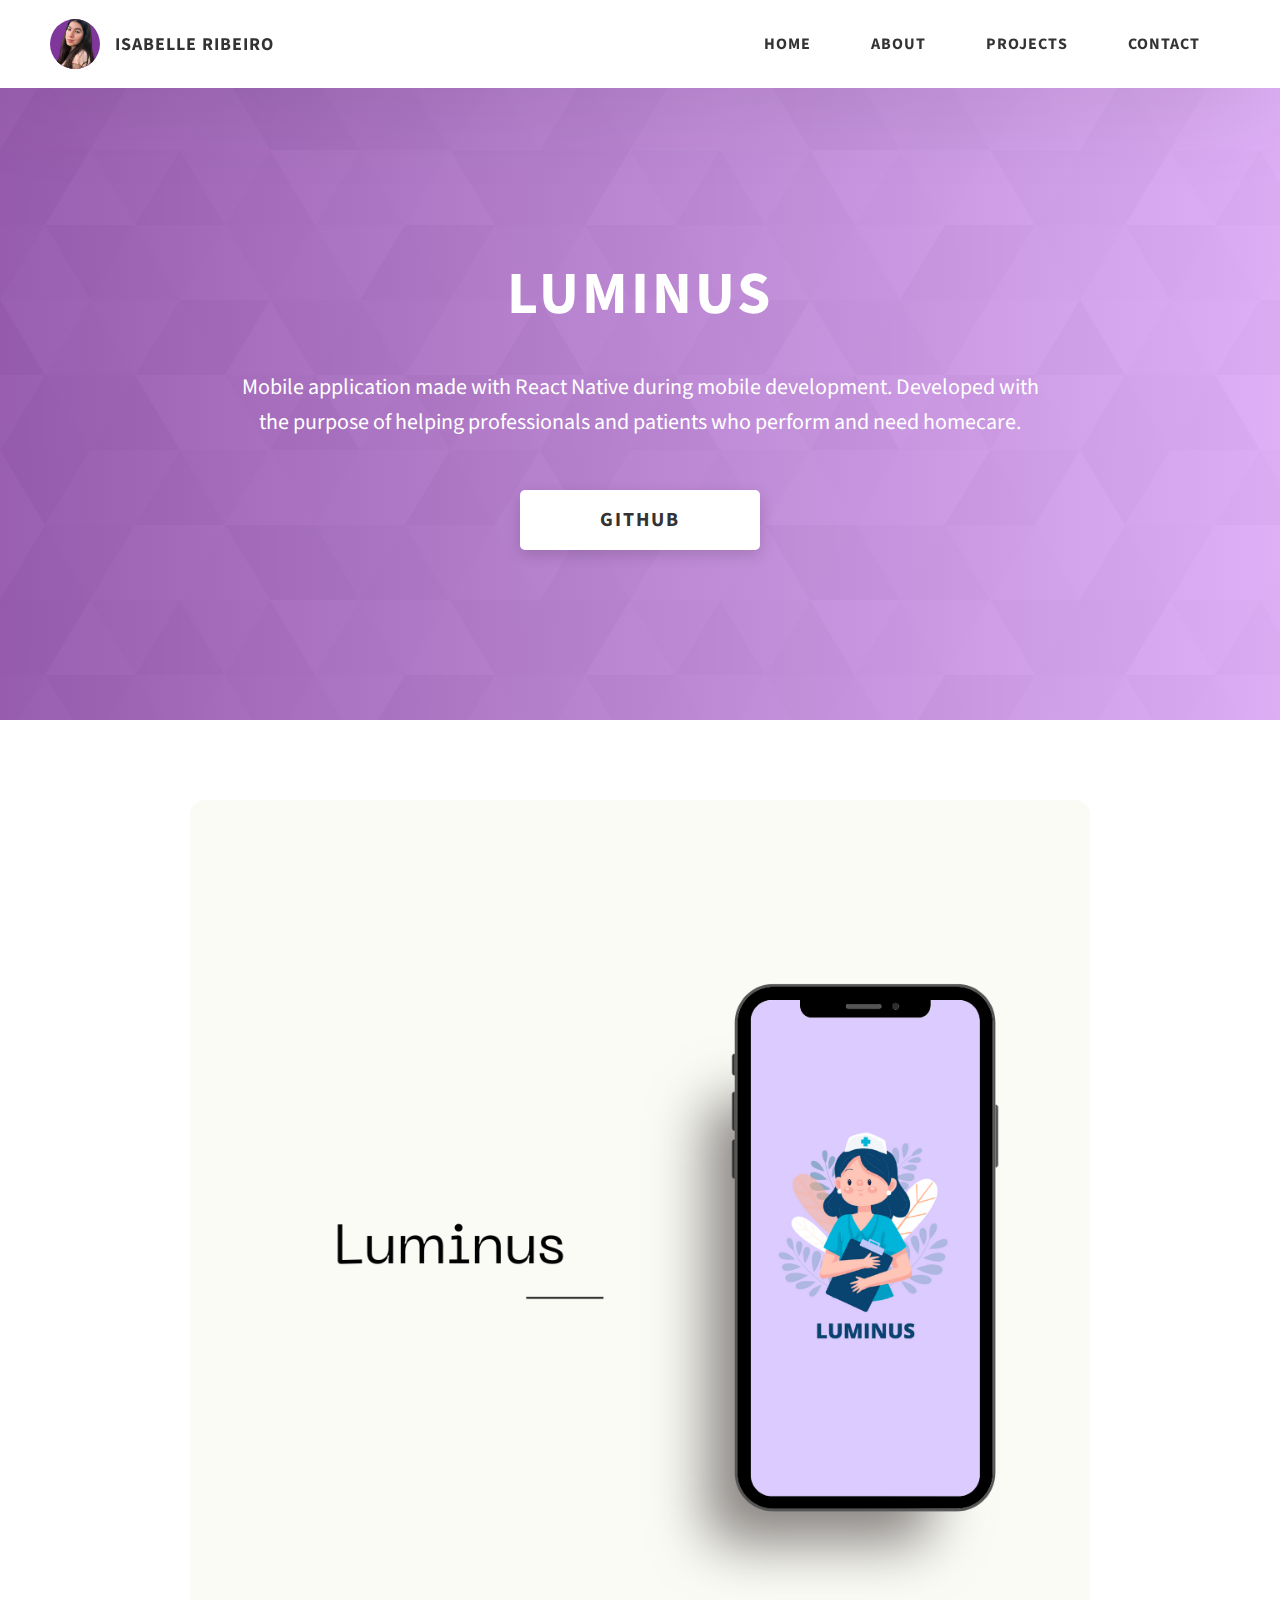
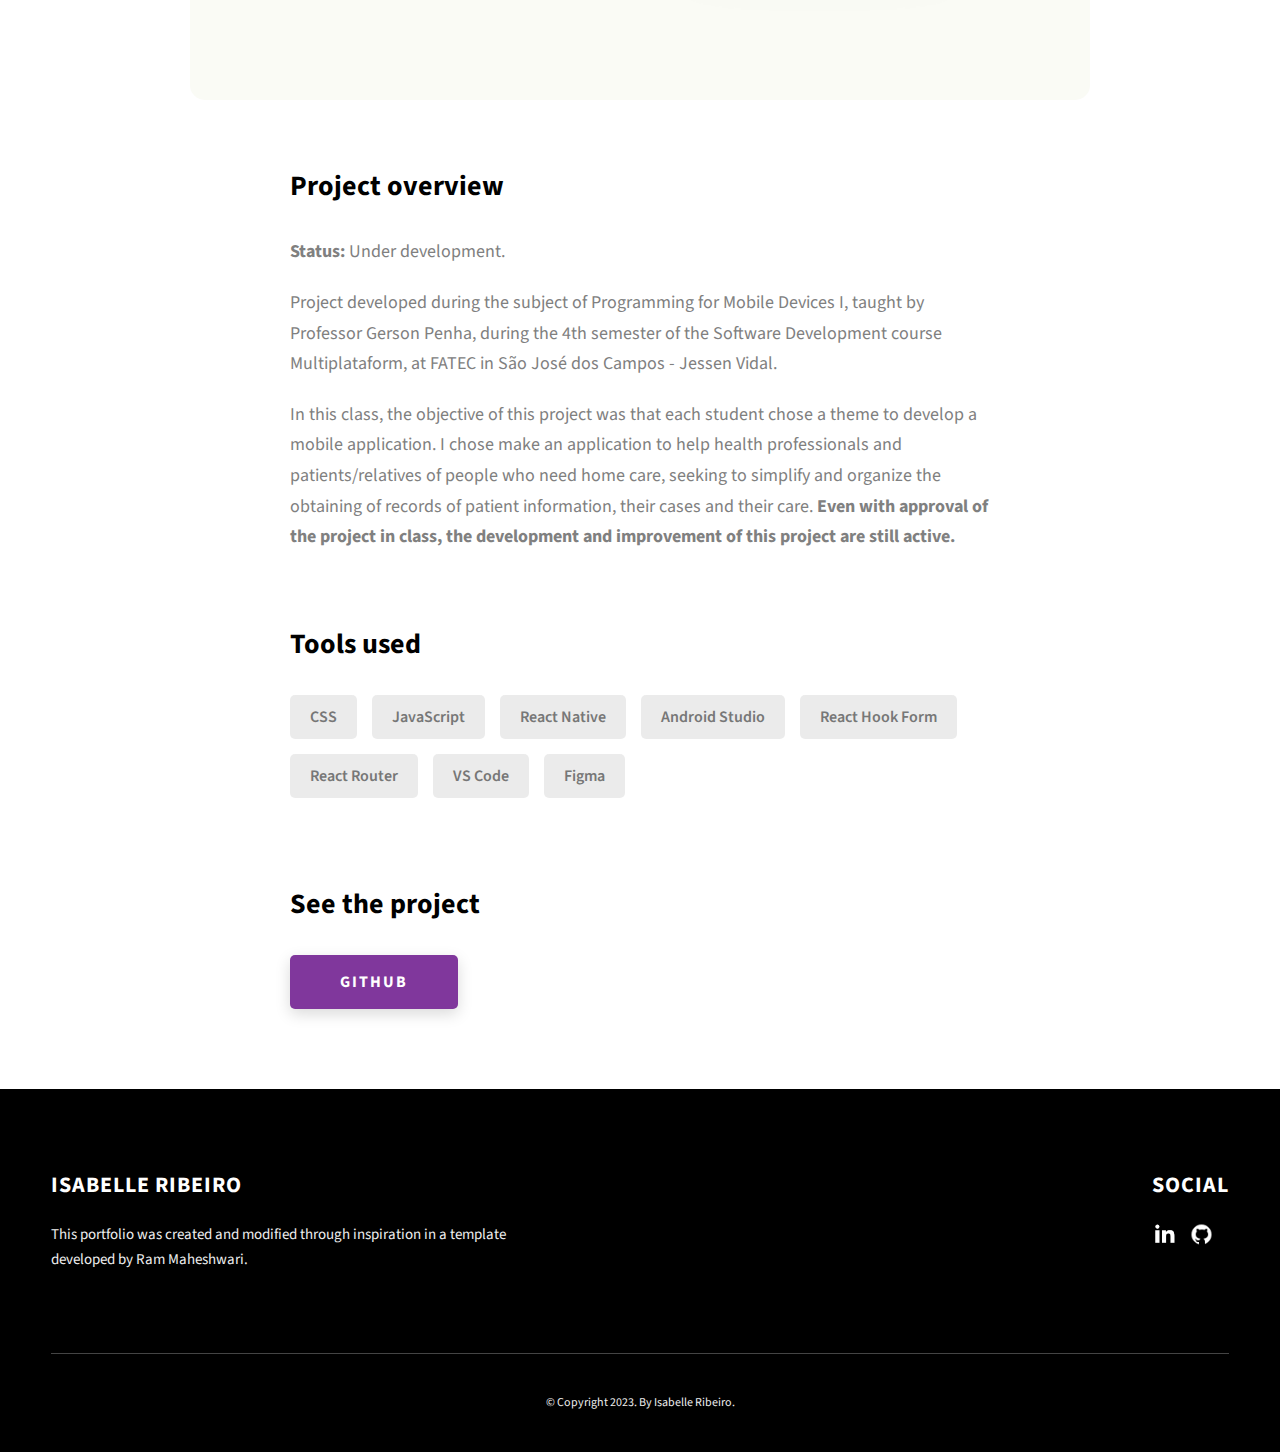
<file: project-3.html>
<!DOCTYPE html>
<html lang="en">
  <head>
    <!-- Hotjar Tracking Code for portfolio-pink-projeto-3 -->
    <script>
      (function (h, o, t, j, a, r) {
        h.hj =
          h.hj ||
          function () {
            (h.hj.q = h.hj.q || []).push(arguments);
          };
        h._hjSettings = { hjid: 3614855, hjsv: 6 };
        a = o.getElementsByTagName("head")[0];
        r = o.createElement("script");
        r.async = 1;
        r.src = t + h._hjSettings.hjid + j + h._hjSettings.hjsv;
        a.appendChild(r);
      })(window, document, "https://static.hotjar.com/c/hotjar-", ".js?sv=");
    </script>

    <meta charset="UTF-8" />
    <meta name="viewport" content="width=device-width, initial-scale=1.0" />
    <meta http-equiv="X-UA-Compatible" content="ie=edge" />
    <title>Project: Luminus</title>
    <meta name="description" content="Projeto: Luminus" />

    <link rel="stylesheet" href="css/style.css" />

    <link rel="preconnect" href="https://fonts.googleapis.com" />
    <link rel="preconnect" href="https://fonts.gstatic.com" crossorigin />
    <link
      href="https://fonts.googleapis.com/css2?family=Source+Sans+Pro:wght@400;600;700;900&display=swap"
      rel="stylesheet"
    />
  </head>
  <body>
    <header class="header">
      <div class="header__content">
        <div class="header__logo-container">
          <div class="header__logo-img-cont">
            <img
              src="./assets/png/isabelle-ribeiro.png"
              alt="Ram Maheshwari Logo Image"
              class="header__logo-img"
            />
          </div>
          <span class="header__logo-sub">Isabelle Ribeiro</span>
        </div>
        <div class="header__main">
          <ul class="header__links">
            <li class="header__link-wrapper">
              <a href="./index.html" class="header__link"> Home </a>
            </li>
            <li class="header__link-wrapper">
              <a href="./index.html#about" class="header__link">About </a>
            </li>
            <li class="header__link-wrapper">
              <a href="./index.html#projects" class="header__link">
                Projects
              </a>
            </li>
            <li class="header__link-wrapper">
              <a href="./index.html#contact" class="header__link"> Contact </a>
            </li>
          </ul>
          <div class="header__main-ham-menu-cont">
            <img
              src="./assets/svg/ham-menu.svg"
              alt="hamburger menu"
              class="header__main-ham-menu"
            />
            <img
              src="./assets/svg/ham-menu-close.svg"
              alt="hamburger menu close"
              class="header__main-ham-menu-close d-none"
            />
          </div>
        </div>
      </div>
      <div class="header__sm-menu">
        <div class="header__sm-menu-content">
          <ul class="header__sm-menu-links">
            <li class="header__sm-menu-link">
              <a href="./index.html"> Home </a>
            </li>

            <li class="header__sm-menu-link">
              <a href="./index.html#about"> About </a>
            </li>

            <li class="header__sm-menu-link">
              <a href="./index.html#projects"> Projects </a>
            </li>

            <li class="header__sm-menu-link">
              <a href="./index.html#contact"> Contact </a>
            </li>
          </ul>
        </div>
      </div>
    </header>
    <section class="project-cs-hero">
      <div class="project-cs-hero__content">
        <h1 class="heading-primary">Luminus</h1>
        <div class="project-cs-hero__info">
          <p class="text-primary">
            Mobile application made with React Native during mobile development.
            Developed with the purpose of helping professionals and patients who
            perform and need homecare.
          </p>
        </div>
        <div class="project-cs-hero__cta">
          <a
            href="https://github.com/drisabelles/luminus"
            class="btn btn--bg"
            target="_blank"
            >GITHUB</a
          >
        </div>
      </div>
    </section>
    <section class="project-details">
      <div class="main-container">
        <div class="project-details__content">
          <div class="project-details__showcase-img-cont">
            <img
              src="./assets/png/luminus-projeto.png"
              alt="Project Image"
              class="project-details__showcase-img"
            />
          </div>
          <div class="project-details__content-main">
            <div class="project-details__desc">
              <h3 class="project-details__content-title">Project overview</h3>
              <p class="project-details__desc-para">
                <strong>Status: </strong>Under development.
              </p>
              <p class="project-details__desc-para">
                Project developed during the subject of Programming for Mobile
                Devices I, taught by Professor Gerson Penha, during the 4th
                semester of the Software Development course Multiplataform, at
                FATEC in São José dos Campos - Jessen Vidal.
              </p>
              <p class="project-details__desc-para">
                In this class, the objective of this project was that each
                student chose a theme to develop a mobile application. I chose
                make an application to help health professionals and
                patients/relatives of people who need home care, seeking to
                simplify and organize the obtaining of records of patient
                information, their cases and their care.
                <strong
                  >Even with approval of the project in class, the development
                  and improvement of this project are still active.</strong
                >
              </p>
            </div>
            <div class="project-details__tools-used">
              <h3 class="project-details__content-title">Tools used</h3>
              <div class="skills">
                <div class="skills__skill">CSS</div>
                <div class="skills__skill">JavaScript</div>
                <div class="skills__skill">React Native</div>
                <div class="skills__skill">Android Studio</div>
                <div class="skills__skill">React Hook Form</div>
                <div class="skills__skill">React Router</div>
                <div class="skills__skill">VS Code</div>
                <div class="skills__skill">Figma</div>
              </div>
            </div>
            <div class="project-details__links">
              <h3 class="project-details__content-title">See the project</h3>
              <a
                href="https://github.com/drisabelles/luminus"
                class="btn btn--med btn--theme project-details__links-btn"
                target="_blank"
                >GITHUB</a
              >
            </div>
          </div>
        </div>
      </div>
    </section>
    <footer class="main-footer">
      <div class="main-container">
        <div class="main-footer__upper">
          <div class="main-footer__row main-footer__row-1">
            <h2 class="heading heading-sm main-footer__heading-sm">
              <span>Social</span>
            </h2>
            <div class="main-footer__social-cont">
              <a
                target="_blank"
                rel="noreferrer"
                href="https://linkedin.com/in/drisabelles"
              >
                <img
                  class="main-footer__icon"
                  src="./assets/png/linkedin-ico.png"
                  alt="icon"
                />
              </a>
              <a
                target="_blank"
                rel="noreferrer"
                href="https://github.com/drisabelles"
              >
                <img
                  class="main-footer__icon"
                  src="./assets/png/github-ico.png"
                  alt="icon"
                />
              </a>
            </div>
          </div>
          <div class="main-footer__row main-footer__row-2">
            <h4 class="heading heading-sm text-lt">Isabelle Ribeiro</h4>
            <p class="main-footer__short-desc">
              This portfolio was created and modified through inspiration in a
              template developed by Ram Maheshwari.
            </p>
          </div>
        </div>

        <div class="main-footer__lower">
          &copy; Copyright 2023. By Isabelle Ribeiro.
        </div>
      </div>
    </footer>
    <script src="./index.js"></script>
  </body>
</html>
</file>
<file: css/style.css>
/*
0 - 600px:      Phone
600 - 900px:    Tablet portrait
900 - 1200px:   Tablet landscape
[1200 - 1800] is where our normal styles apply
1800px + :      Big desktop
$breakpoint arguement choices:
- phone
- tab-port
- tab-land
- big-desktop

Inside media queries 1em is always 16px i.e 1em = 16px at every screen size only inside media queries
*/
*,
*::after,
*::before {
  margin: 0;
  padding: 0;
  box-sizing: inherit;
  font-family: inherit;
}

html {
  font-size: 62.5%;
  scroll-behavior: smooth;
}
@media only screen and (max-width: 75em) {
  html {
    font-size: 59%;
  }
}
@media only screen and (max-width: 56.25em) {
  html {
    font-size: 56%;
  }
}
@media only screen and (min-width: 112.5em) {
  html {
    font-size: 65%;
  }
}

body {
  box-sizing: border-box;
  position: relative;
  line-height: 1.5;
  font-family: sans-serif;
  overflow-x: hidden;
  overflow-y: scroll;
  font-family: "Source Sans Pro", sans-serif;
}

a {
  text-decoration: none;
  color: inherit;
}

li {
  list-style: none;
}

input:focus,
button:focus,
a:focus,
textarea:focus {
  outline: none;
}

button {
  border: none;
  cursor: pointer;
}

textarea {
  resize: none;
}

.heading-primary {
  font-size: 6rem;
  text-transform: uppercase;
  letter-spacing: 3px;
  text-align: center;
}
@media only screen and (max-width: 37.5em) {
  .heading-primary {
    font-size: 4.5rem;
  }
}

.heading-sec__mb-bg {
  margin-bottom: 11rem;
}
@media only screen and (max-width: 56.25em) {
  .heading-sec__mb-bg {
    margin-bottom: 8rem;
  }
}

.heading-sec__mb-med {
  margin-bottom: 9rem;
}
@media only screen and (max-width: 56.25em) {
  .heading-sec__mb-med {
    margin-bottom: 8rem;
  }
}

.heading-sec__main {
  display: block;
  font-size: 4rem;
  text-transform: uppercase;
  letter-spacing: 1px;
  letter-spacing: 3px;
  text-align: center;
  margin-bottom: 3.5rem;
  position: relative;
}
.heading-sec__main--lt {
  color: #fff;
}
.heading-sec__main--lt::after {
  content: "";
  background: #fff !important;
}
.heading-sec__main::after {
  content: "";
  position: absolute;
  top: calc(100% + 1.5rem);
  height: 5px;
  width: 3rem;
  background: #80379c;
  left: 50%;
  transform: translateX(-50%);
  border-radius: 5px;
}
@media only screen and (max-width: 37.5em) {
  .heading-sec__main::after {
    top: calc(100% + 1.2rem);
  }
}

.heading-sec__sub {
  display: block;
  text-align: center;
  color: #777;
  font-size: 2rem;
  font-weight: 500;
  max-width: 80rem;
  margin: auto;
  line-height: 1.6;
}
@media only screen and (max-width: 37.5em) {
  .heading-sec__sub {
    font-size: 1.8rem;
  }
}
.heading-sec__sub--lt {
  color: #eee;
}

.heading-sm {
  font-size: 2.2rem;
  text-transform: uppercase;
  letter-spacing: 1px;
}

.main-container {
  max-width: 120rem;
  margin: auto;
  width: 92%;
}

.btn {
  background: #fff;
  color: #333;
  text-transform: uppercase;
  letter-spacing: 2px;
  display: inline-block;
  font-weight: 700;
  border-radius: 5px;
  box-shadow: 0 5px 15px 0 rgba(0, 0, 0, 0.15);
  transition: transform 0.3s;
}
.btn:hover {
  transform: translateY(-3px);
}
.btn--bg {
  padding: 1.5rem 8rem;
  font-size: 2rem;
}
.btn--med {
  padding: 1.5rem 5rem;
  font-size: 1.6rem;
}
.btn--theme {
  background: #80379c;
  color: #fff;
}
.btn--theme-inv {
  color: #80379c;
  background: #fff;
  border: 2px solid #80379c;
  box-shadow: none;
  padding: calc(1.5rem - 2px) calc(5rem - 2px);
}

.sec-pad {
  padding: 12rem 0;
}
@media only screen and (max-width: 56.25em) {
  .sec-pad {
    padding: 8rem 0;
  }
}

.text-primary {
  color: #fff;
  font-size: 2.2rem;
  text-align: center;
  width: 100%;
  line-height: 1.6;
}
@media only screen and (max-width: 37.5em) {
  .text-primary {
    font-size: 2rem;
  }
}

.d-none {
  display: none;
}

.home-hero {
  color: #fff;
  background: linear-gradient(
      to right,
      rgba(128, 55, 156, 0.8),
      rgba(214, 156, 244, 0.8)
    ),
    url(../../assets/svg/common-bg.svg);
  background-position: center;
  height: 100vh;
  min-height: 80rem;
  max-height: 120rem;
  position: relative;
}
@media only screen and (max-width: 37.5em) {
  .home-hero {
    height: unset;
    min-height: unset;
  }
}
.home-hero__socials {
  position: absolute;
  top: 50%;
  border: 2px solid #eee;
  border-left: 2px solid #eee;
  transform: translateY(-50%);
}
@media only screen and (max-width: 56.25em) {
  .home-hero__socials {
    display: none;
  }
}
.home-hero__mouse-scroll-cont {
  position: absolute;
  bottom: 3%;
  left: 50%;
  transform: translateX(-50%);
}
@media only screen and (max-width: 37.5em) {
  .home-hero__mouse-scroll-cont {
    display: none;
  }
}
.home-hero__social {
  width: 5rem;
}
.home-hero__social-icon-link {
  width: 100%;
  display: block;
  padding: 1.2rem;
  border-bottom: 2px solid #eee;
  transition: background 0.3s;
}
.home-hero__social-icon-link:hover {
  background: rgba(255, 255, 255, 0.1);
}
.home-hero__social-icon-link--bd-none {
  border-bottom: 0;
}
.home-hero__social-icon {
  width: 100%;
}
.home-hero__content {
  position: absolute;
  top: 50%;
  left: 50%;
  transform: translate(-50%, -50%);
  max-width: 90rem;
  width: 92%;
}
@media only screen and (max-width: 37.5em) {
  .home-hero__content {
    padding: 19rem 0 13rem 0;
    margin: auto;
    position: static;
    transform: translate(0, 0);
  }
}
.home-hero__info {
  margin: 3rem auto 0 auto;
  max-width: 80rem;
}
.home-hero__cta {
  margin-top: 5rem;
  text-align: center;
}

.about {
  background: #fafafa;
}
.about__content {
  display: grid;
  grid-template-columns: 1fr 1fr;
  grid-gap: 10rem;
}
@media only screen and (max-width: 56.25em) {
  .about__content {
    grid-template-columns: 1fr;
    grid-gap: 8rem;
  }
}
.about__content-title {
  font-weight: 700;
  font-size: 2.8rem;
  margin-bottom: 3rem;
}
@media only screen and (max-width: 37.5em) {
  .about__content-title {
    font-size: 2.4rem;
  }
}
.about__content-details-para {
  font-size: 1.8rem;
  color: grey;
  max-width: 60rem;
  line-height: 1.7;
  margin-bottom: 1rem;
}
.about__content-details-para--hl {
  font-weight: 700;
  margin: 0 3px;
}
.about__content-details-para:last-child {
  margin-bottom: 4rem;
}

.projects__row {
  display: grid;
  grid-template-columns: 1.5fr 1fr;
  grid-gap: 5rem;
  margin-bottom: 11rem;
}
@media only screen and (max-width: 56.25em) {
  .projects__row {
    grid-template-columns: 1fr;
    grid-gap: 2rem;
    margin-bottom: 8rem;
  }
}
@media only screen and (max-width: 56.25em) {
  .projects__row {
    text-align: center;
  }
}
.projects__row:last-child {
  margin-bottom: 0;
}
.projects__row-img-cont {
  overflow: hidden;
}

.projects__row-img-cont img {
  border-radius: 15px;
}

.projects__row-img {
  width: 100%;
  display: block;
  object-fit: cover;
}
.projects__row-content {
  padding: 2rem 0;
  display: flex;
  justify-content: center;
  flex-direction: column;
  align-items: flex-start;
}
@media only screen and (max-width: 56.25em) {
  .projects__row-content {
    align-items: center;
  }
}
.projects__row-content-title {
  font-weight: 700;
  font-size: 2.8rem;
  margin-bottom: 2rem;
}
@media only screen and (max-width: 37.5em) {
  .projects__row-content-title {
    font-size: 2.4rem;
  }
}
.projects__row-content-desc {
  font-size: 1.8rem;
  color: grey;
  max-width: 60rem;
  line-height: 1.7;
  margin-bottom: 3rem;
}
@media only screen and (max-width: 37.5em) {
  .projects__row-content-desc {
    font-size: 1.7rem;
  }
}

.contact {
  background: linear-gradient(
      to right,
      rgba(128, 55, 156, 0.8),
      rgba(214, 156, 244, 0.8)
    ),
    url(../../assets/svg/common-bg.svg);
  background-size: cover;
  background-position: center;
}
.contact__form-container {
  box-shadow: 0 0 10px rgba(0, 0, 0, 0.1);
  background: white;
  padding: 4rem;
  margin-top: 6rem;
  max-width: 80rem;
  text-align: right;
  width: 95%;
  border-radius: 5px;
  margin: 5rem auto 0 auto;
}
@media only screen and (max-width: 37.5em) {
  .contact__form-container {
    padding: 3rem;
  }
}
.contact__form-field {
  margin-bottom: 4rem;
}
@media only screen and (max-width: 37.5em) {
  .contact__form-field {
    margin-bottom: 3rem;
  }
}
.contact__form-label {
  color: #666;
  font-size: 1.4rem;
  letter-spacing: 1px;
  font-weight: 700;
  margin-bottom: 1rem;
  display: block;
  text-align: left;
}
.contact__form-input {
  color: #333;
  padding: 2rem;
  width: 100%;
  border: 1px solid #ebebeb;
  font-size: 1.6rem;
  letter-spacing: 0px;
  background: #f0f0f0;
  border-radius: 5px;
  font-weight: 600;
  /* Code for Modern Browsers */
  /* Code for WebKit, Blink, Edge */
  /* Code for Internet Explorer 10-11 */
  /* Code for Microsoft Edge */
  /* Code for Mozilla Firefox 4 to 18 */
  /* Code for Mozilla Firefox 19+ */
}
.contact__form-input::placeholder {
  color: #999;
  font-weight: 600;
  font-size: 1.6rem;
}
.contact__form-input::-webkit-input-placeholder {
  color: #999;
  font-weight: 600;
  font-size: 1.6rem;
}
.contact__form-input:-ms-input-placeholder {
  color: #999;
  font-weight: 600;
  font-size: 1.6rem;
}
.contact__form-input::-ms-input-placeholder {
  color: #999;
  font-weight: 600;
  font-size: 1.6rem;
}
.contact__form-input:-moz-placeholder {
  opacity: 1;
  color: #999;
  font-weight: 600;
  font-size: 1.6rem;
}
.contact__form-input::-moz-placeholder {
  opacity: 1;
  color: #999;
  font-weight: 600;
  font-size: 1.6rem;
}
.contact__btn {
  width: 30%;
  padding: 2rem 4rem;
  font-size: 1.6rem;
}
@media only screen and (max-width: 37.5em) {
  .contact__btn {
    width: 100%;
  }
}

.project-cs-hero {
  color: #fff;
  background: linear-gradient(
      to right,
      rgba(128, 55, 156, 0.8),
      rgba(214, 156, 244, 0.8)
    ),
    url(../../assets/svg/common-bg.svg);
  background-size: cover;
  background-position: center;
  position: relative;
}
@media only screen and (max-width: 37.5em) {
  .project-cs-hero {
    height: unset;
    min-height: unset;
  }
}
.project-cs-hero__content {
  padding: 25rem 0 17rem 0;
  max-width: 90rem;
  width: 92%;
  margin: auto;
}
@media only screen and (max-width: 37.5em) {
  .project-cs-hero__content {
    padding: 19rem 0 13rem 0;
    margin: auto;
    position: static;
    transform: translate(0, 0);
  }
}
.project-cs-hero__info {
  margin: 3rem auto 0 auto;
  max-width: 80rem;
}
.project-cs-hero__cta {
  margin-top: 5rem;
  text-align: center;
}

.project-details__content {
  padding: 8rem 0;
  max-width: 90rem;
  margin: auto;
}
.project-details__content-title {
  font-weight: 700;
  font-size: 2.8rem;
  margin-bottom: 3rem;
}
@media only screen and (max-width: 37.5em) {
  .project-details__content-title {
    font-size: 2.4rem;
  }
}

.project-details__showcase-img-cont {
  width: 100%;
  margin-bottom: 6rem;
}

.project-details__showcase-img-cont img {
  border-radius: 15px;
}

.project-details__showcase-img {
  width: 100%;
}

.project-details__content-main {
  width: 100%;
  max-width: 70rem;
  margin: auto;
}

.project-details__desc {
  margin: 0 0 7rem 0;
}
.project-details__desc-para {
  font-size: 1.8rem;
  line-height: 1.7;
  color: grey;
  margin-bottom: 2rem;
}

.project-details__tools-used {
  margin: 0 0 7rem 0;
}
.project-details__tools-used-list {
  display: flex;
  flex-wrap: wrap;
}
.project-details__tools-used-item {
  padding: 1rem 2rem;
  margin-bottom: 1.5rem;
  margin-right: 1.5rem;
  font-size: 1.6rem;
  background: rgba(153, 153, 153, 0.2);
  border-radius: 5px;
  font-weight: 600;
  color: #777;
}

.project-details__links {
  margin: 0 0;
}
.project-details__links-btn {
  margin-right: 2rem;
}
@media only screen and (max-width: 37.5em) {
  .project-details__links-btn {
    margin-right: 0;
    width: 70%;
    margin-bottom: 2rem;
    text-align: center;
  }
}
.project-details__links-btn:last-child {
  margin: 0;
}
@media only screen and (max-width: 37.5em) {
  .project-details__links-btn:last-child {
    margin: 0;
  }
}

.header {
  position: fixed;
  width: 100%;
  z-index: 1000;
  background: #000;
  background: #fff;
  box-shadow: 0 10px 100px rgba(0, 0, 0, 0.1);
}
.header__content {
  display: flex;
  align-items: center;
  justify-content: space-between;
  padding: 1rem 5rem;
}
@media only screen and (max-width: 56.25em) {
  .header__content {
    padding: 0 2rem;
  }
}
.header__logo-container {
  display: flex;
  align-items: center;
  cursor: pointer;
  color: #333;
  transition: color 0.3s;
}
.header__logo-container:hover {
  color: #80379c;
}
.header__logo-img-cont {
  width: 5rem;
  height: 5rem;
  border-radius: 50px;
  overflow: hidden;
  margin-right: 1.5rem;
  background: #80379c;
}
@media only screen and (max-width: 56.25em) {
  .header__logo-img-cont {
    width: 4.5rem;
    height: 4.5rem;
    margin-right: 1.2rem;
  }
}
.header__logo-img {
  width: 100%;
  height: 100%;
  object-fit: cover;
  object-position: center;
  display: block;
}
.header__logo-sub {
  font-size: 1.8rem;
  text-transform: uppercase;
  font-weight: 700;
  letter-spacing: 1px;
}
.header__links {
  display: flex;
}
@media only screen and (max-width: 37.5em) {
  .header__links {
    display: none;
  }
}
.header__link {
  padding: 2.2rem 3rem;
  display: inline-block;
  font-size: 1.6rem;
  color: #333;
  text-transform: uppercase;
  letter-spacing: 1px;
  font-weight: 700;
  transition: color 0.3s;
}
.header__link:hover {
  color: #80379c;
}
@media only screen and (max-width: 56.25em) {
  .header__link {
    padding: 3rem 1.8rem;
    font-size: 1.5rem;
  }
}
.header__main-ham-menu-cont {
  display: none;
  width: 3rem;
  padding: 2.2rem 0;
}
@media only screen and (max-width: 37.5em) {
  .header__main-ham-menu-cont {
    display: block;
  }
}
.header__main-ham-menu {
  width: 100%;
}
.header__main-ham-menu-close {
  width: 100%;
}
.header__sm-menu {
  background: #fff;
  position: absolute;
  width: 100%;
  top: 100%;
  visibility: hidden;
  opacity: 0;
  transition: all 0.3s;
  box-shadow: 0px 5px 5px 0px rgba(0, 0, 0, 0.1);
  -webkit-box-shadow: 0px 5px 5px 0px rgba(0, 0, 0, 0.1);
  -moz-box-shadow: 0px 5px 5px 0px rgba(0, 0, 0, 0.1);
}
.header__sm-menu--active {
  visibility: hidden;
  opacity: 0;
}
@media only screen and (max-width: 37.5em) {
  .header__sm-menu--active {
    visibility: visible;
    opacity: 1;
  }
}
.header__sm-menu-link a {
  display: block;
  text-decoration: none;
  padding: 2.5rem 3rem;
  font-size: 1.6rem;
  color: #333;
  text-align: right;
  border-bottom: 1px solid #eee;
  font-weight: 700;
  text-transform: uppercase;
  letter-spacing: 2px;
  transition: color 0.3s;
}
.header__sm-menu-link a:hover {
  color: #80379c;
}
.header__sm-menu-link:first-child a {
  border-top: 1px solid #eee;
}
.header__sm-menu-link-last {
  border-bottom: 0;
}

.main-footer {
  background: #000;
  color: #fff;
}
.main-footer__upper {
  display: flex;
  justify-content: space-between;
  padding: 8rem 0;
}
@media only screen and (max-width: 56.25em) {
  .main-footer__upper {
    padding: 6rem 0;
  }
}
@media only screen and (max-width: 37.5em) {
  .main-footer__upper {
    display: block;
  }
}
.main-footer__row-1 {
  order: 2;
}
@media only screen and (max-width: 56.25em) {
  .main-footer__row-1 {
    margin-bottom: 5rem;
  }
}
.main-footer__row-2 {
  width: 40%;
  order: 1;
  max-width: 50rem;
}
@media only screen and (max-width: 56.25em) {
  .main-footer__row-2 {
    width: 100%;
  }
}
.main-footer__short-desc {
  margin-top: 2rem;
  color: #eee;
  font-size: 1.5rem;
  line-height: 1.7;
}
.main-footer__social-cont {
  margin-top: 2rem;
}
.main-footer__icon {
  margin-right: 1rem;
  width: 2.5rem;
}
.main-footer__icon--mr-none {
  margin-right: 0;
}
.main-footer__lower {
  padding: 4rem 0;
  border-top: 1px solid #444;
  color: #eee;
  font-size: 1.2rem;
  text-align: left;
  text-align: center;
}
.main-footer__lower a {
  text-decoration: underline;
  font-weight: bold;
  margin-left: 2px;
}
@media only screen and (max-width: 56.25em) {
  .main-footer__lower {
    padding: 3.5rem 0;
  }
}

.skills {
  display: flex;
  flex-wrap: wrap;
}
.skills__skill {
  padding: 1rem 2rem;
  margin-bottom: 1.5rem;
  margin-right: 1.5rem;
  font-size: 1.6rem;
  background: rgba(153, 153, 153, 0.2);
  border-radius: 5px;
  font-weight: 600;
  color: #777;
}

.mouse {
  width: 25px;
  height: 40px;
  border: 2px solid #eee;
  border-radius: 60px;
  position: relative;
  overflow: hidden;
}
.mouse::before {
  content: "";
  width: 5px;
  height: 5px;
  position: absolute;
  top: 7px;
  left: 50%;
  transform: translateX(-50%);
  background-color: #eee;
  border-radius: 50%;
  opacity: 1;
  animation: wheel 1.3s infinite;
  -webkit-animation: wheel 1.3s infinite;
}

@keyframes wheel {
  to {
    opacity: 0;
    top: 27px;
  }
}

@-webkit-keyframes wheel {
  to {
    opacity: 0;
    top: 27px;
  }
}
</file>
